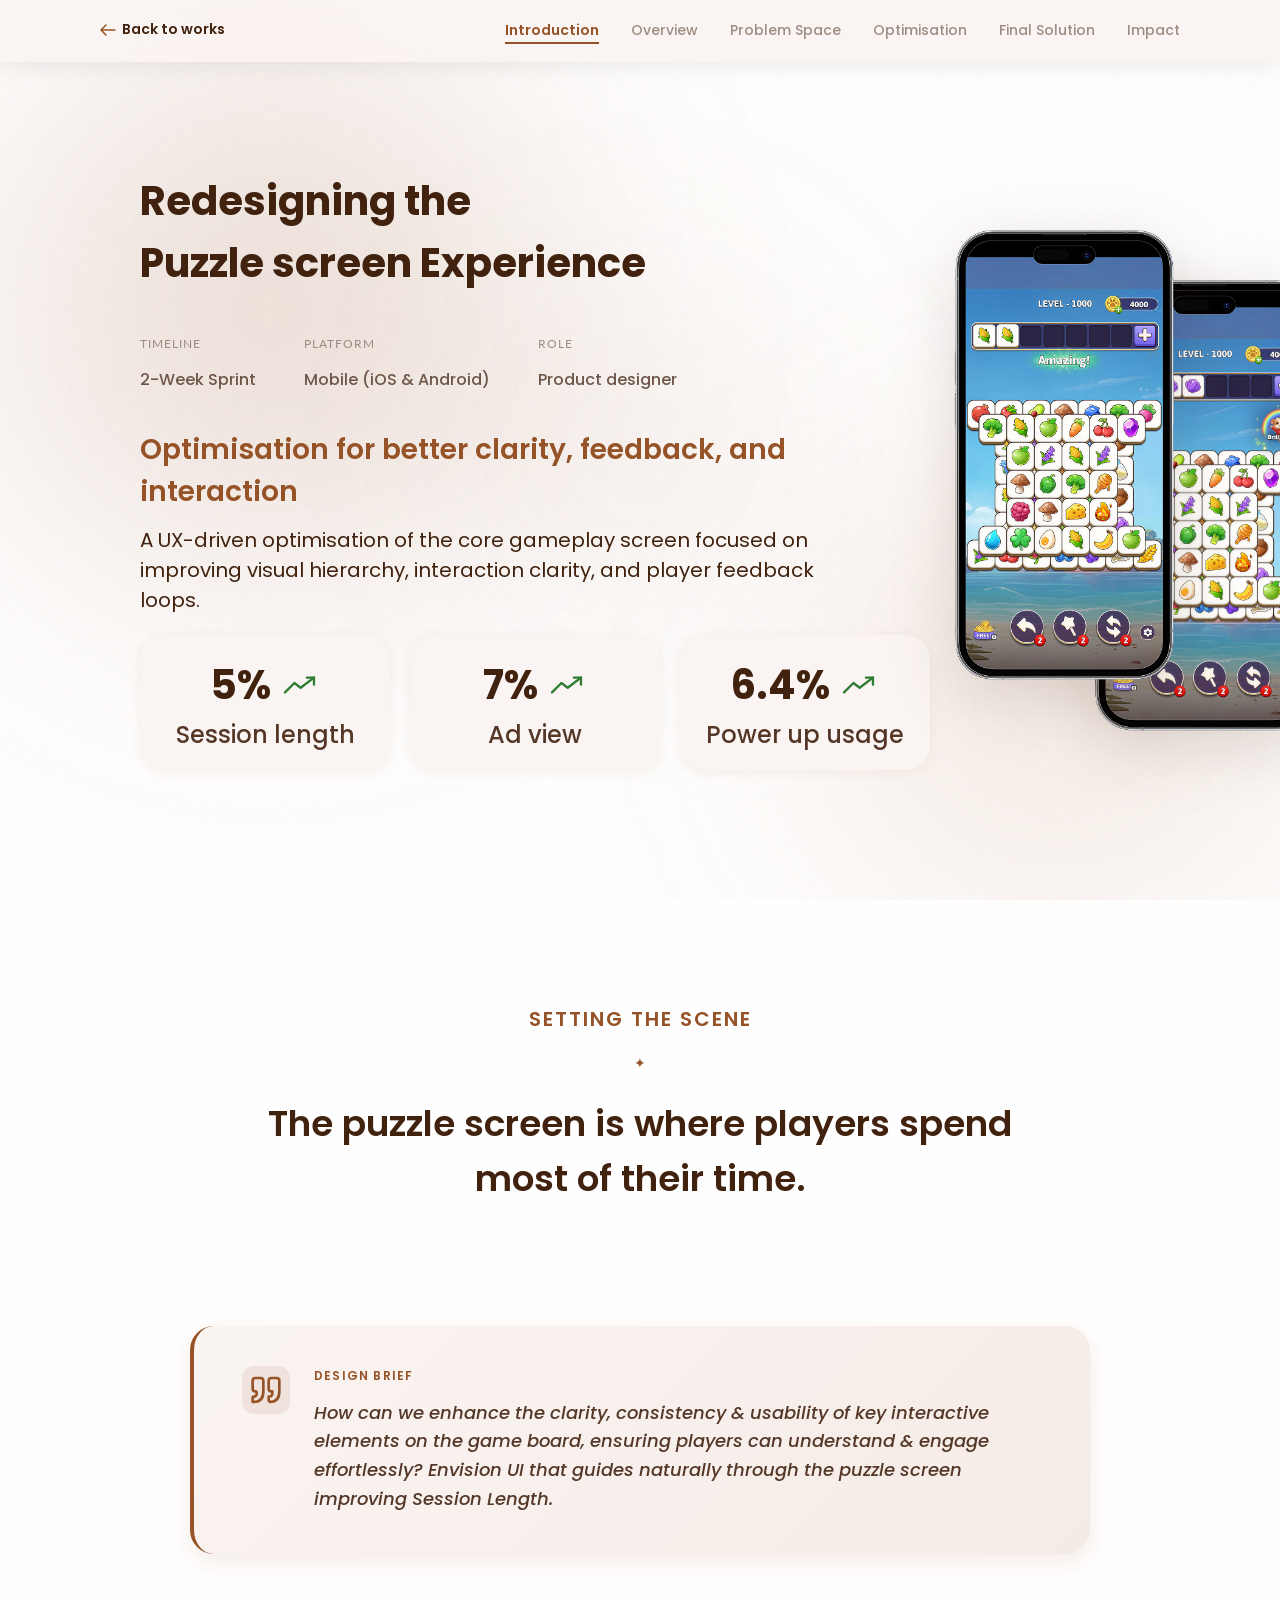
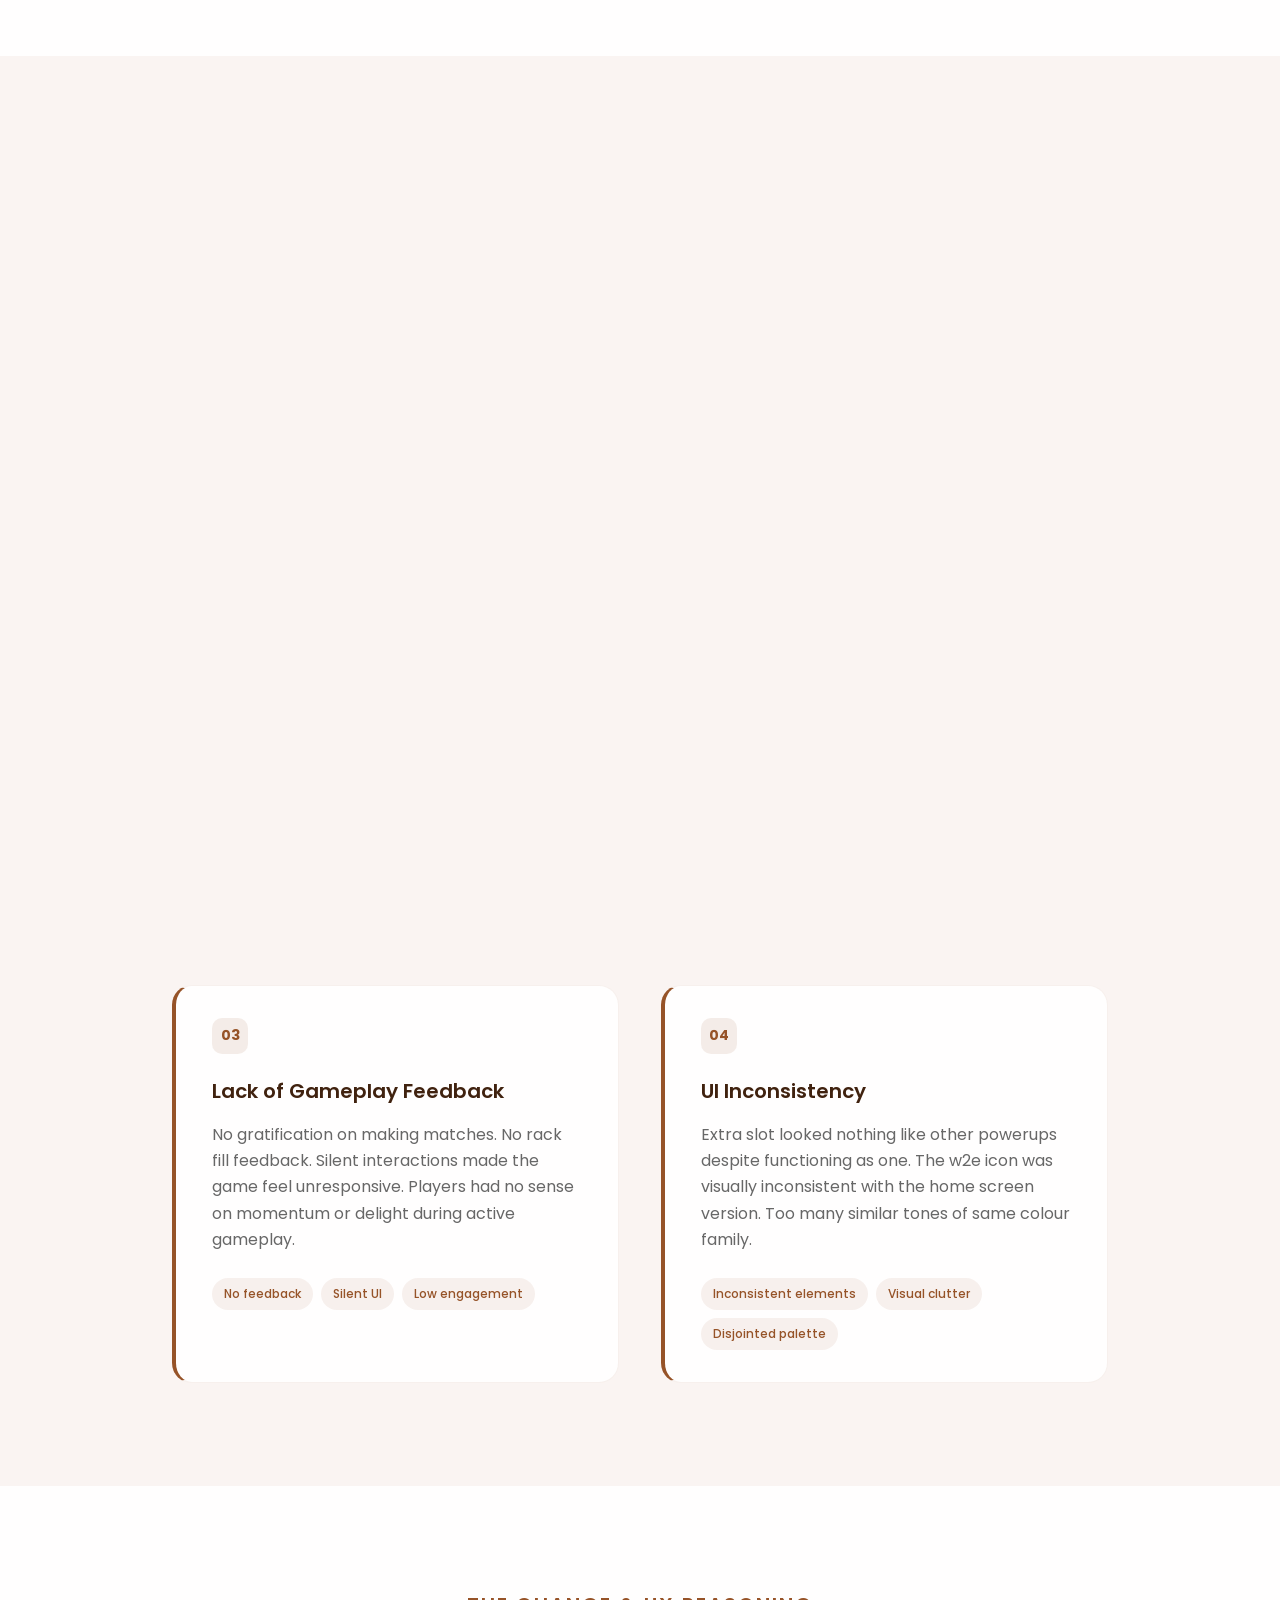
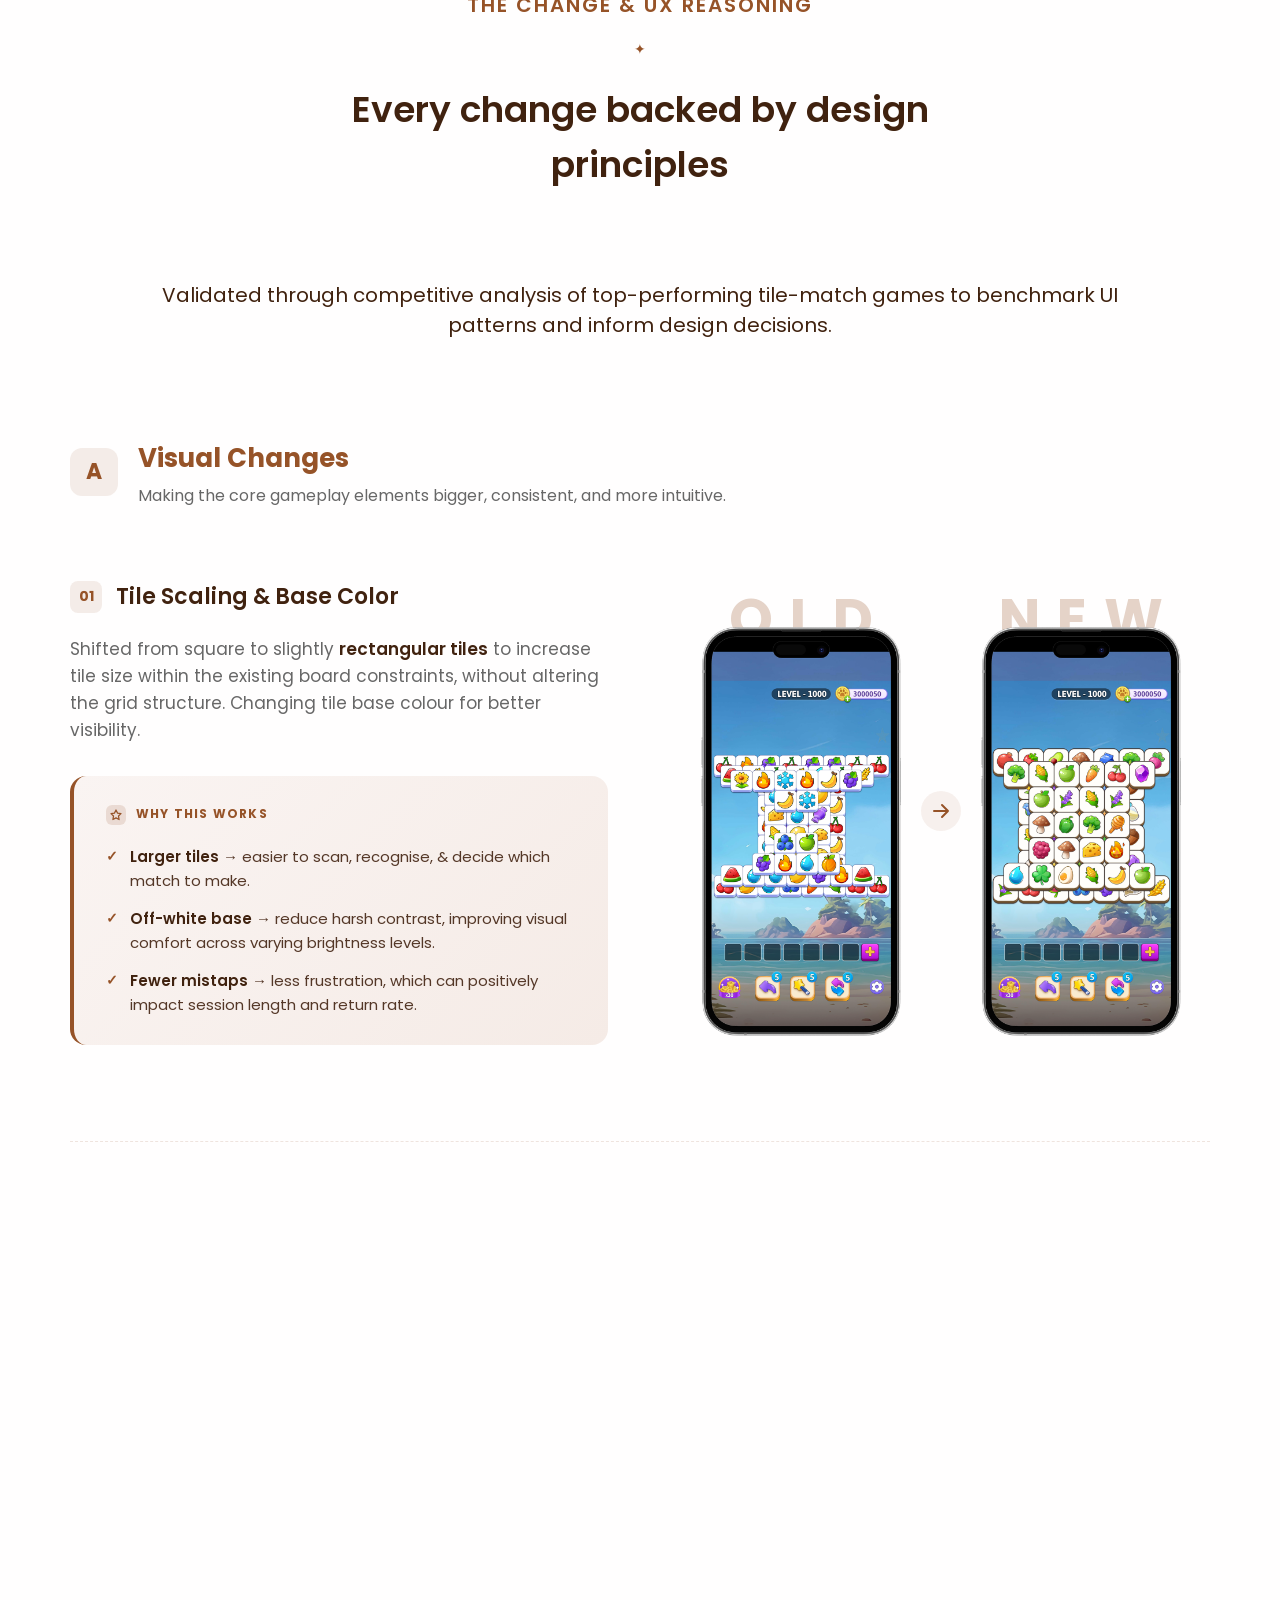
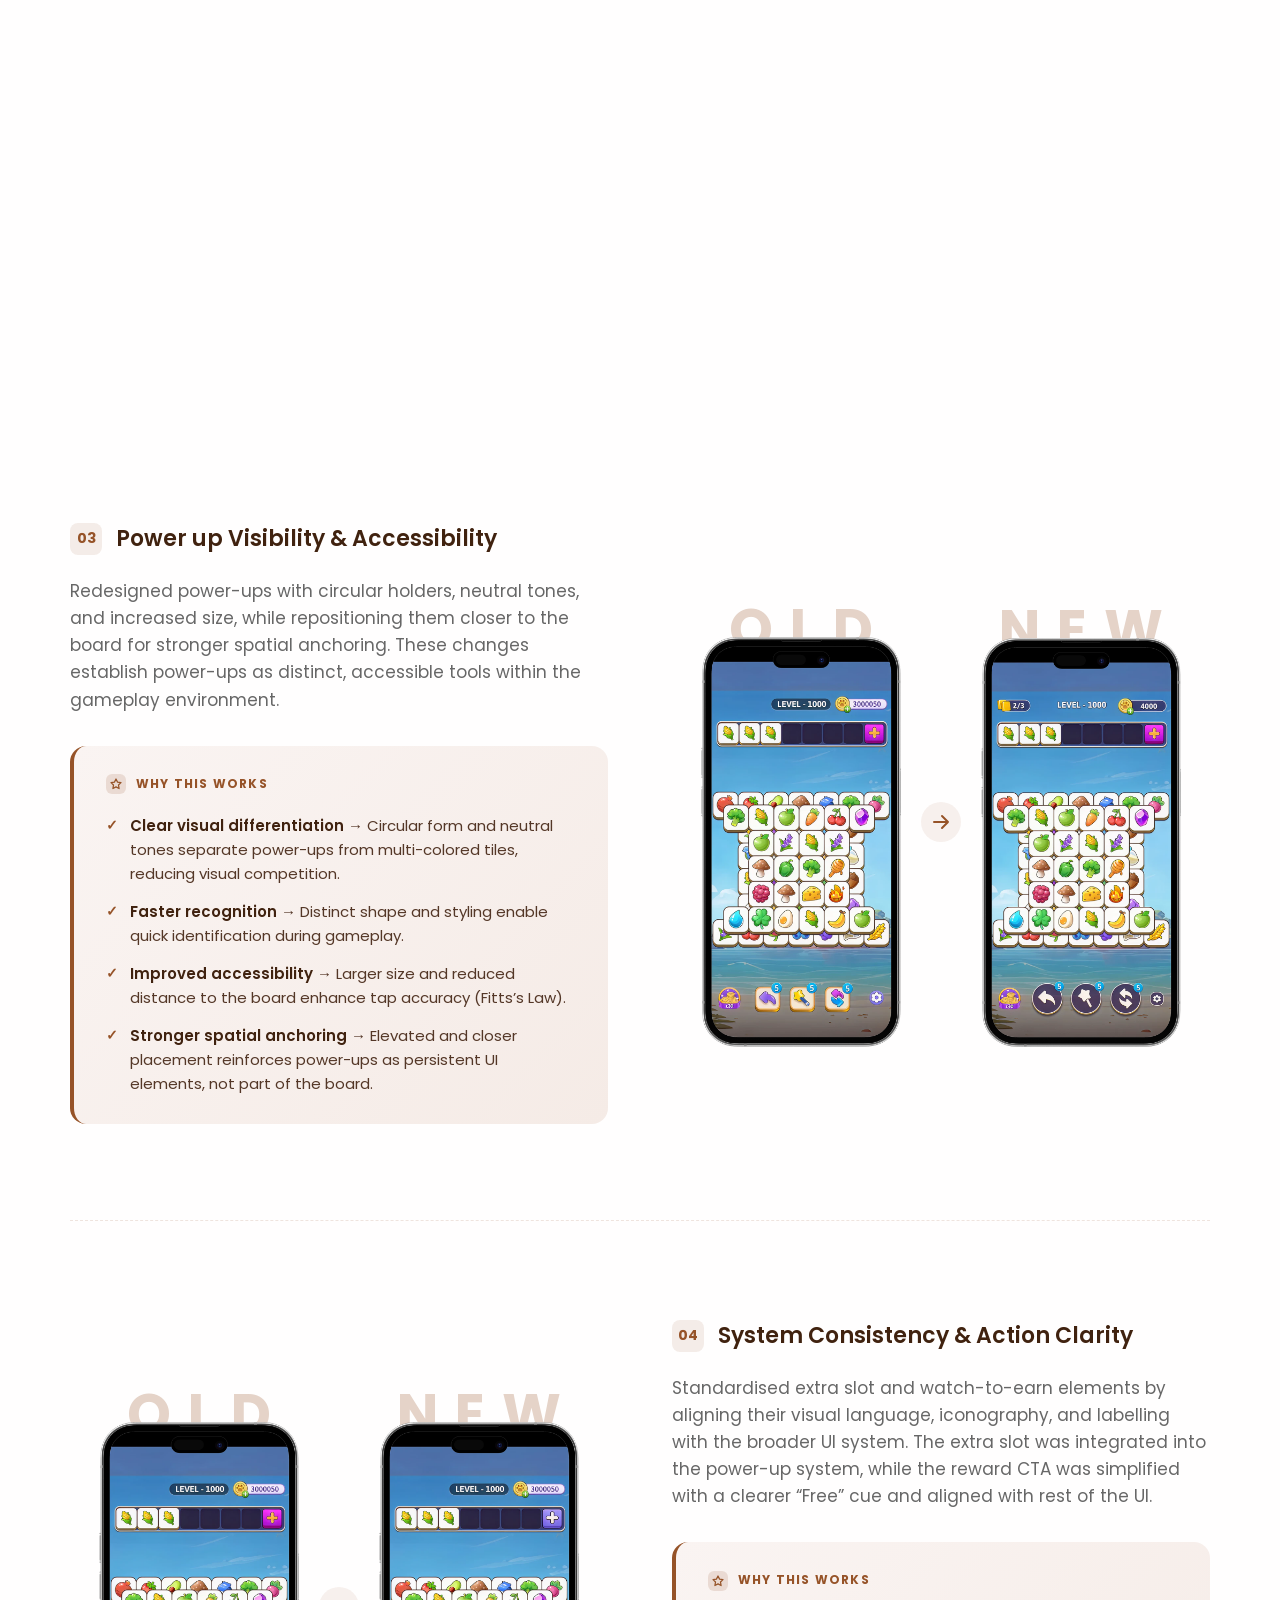
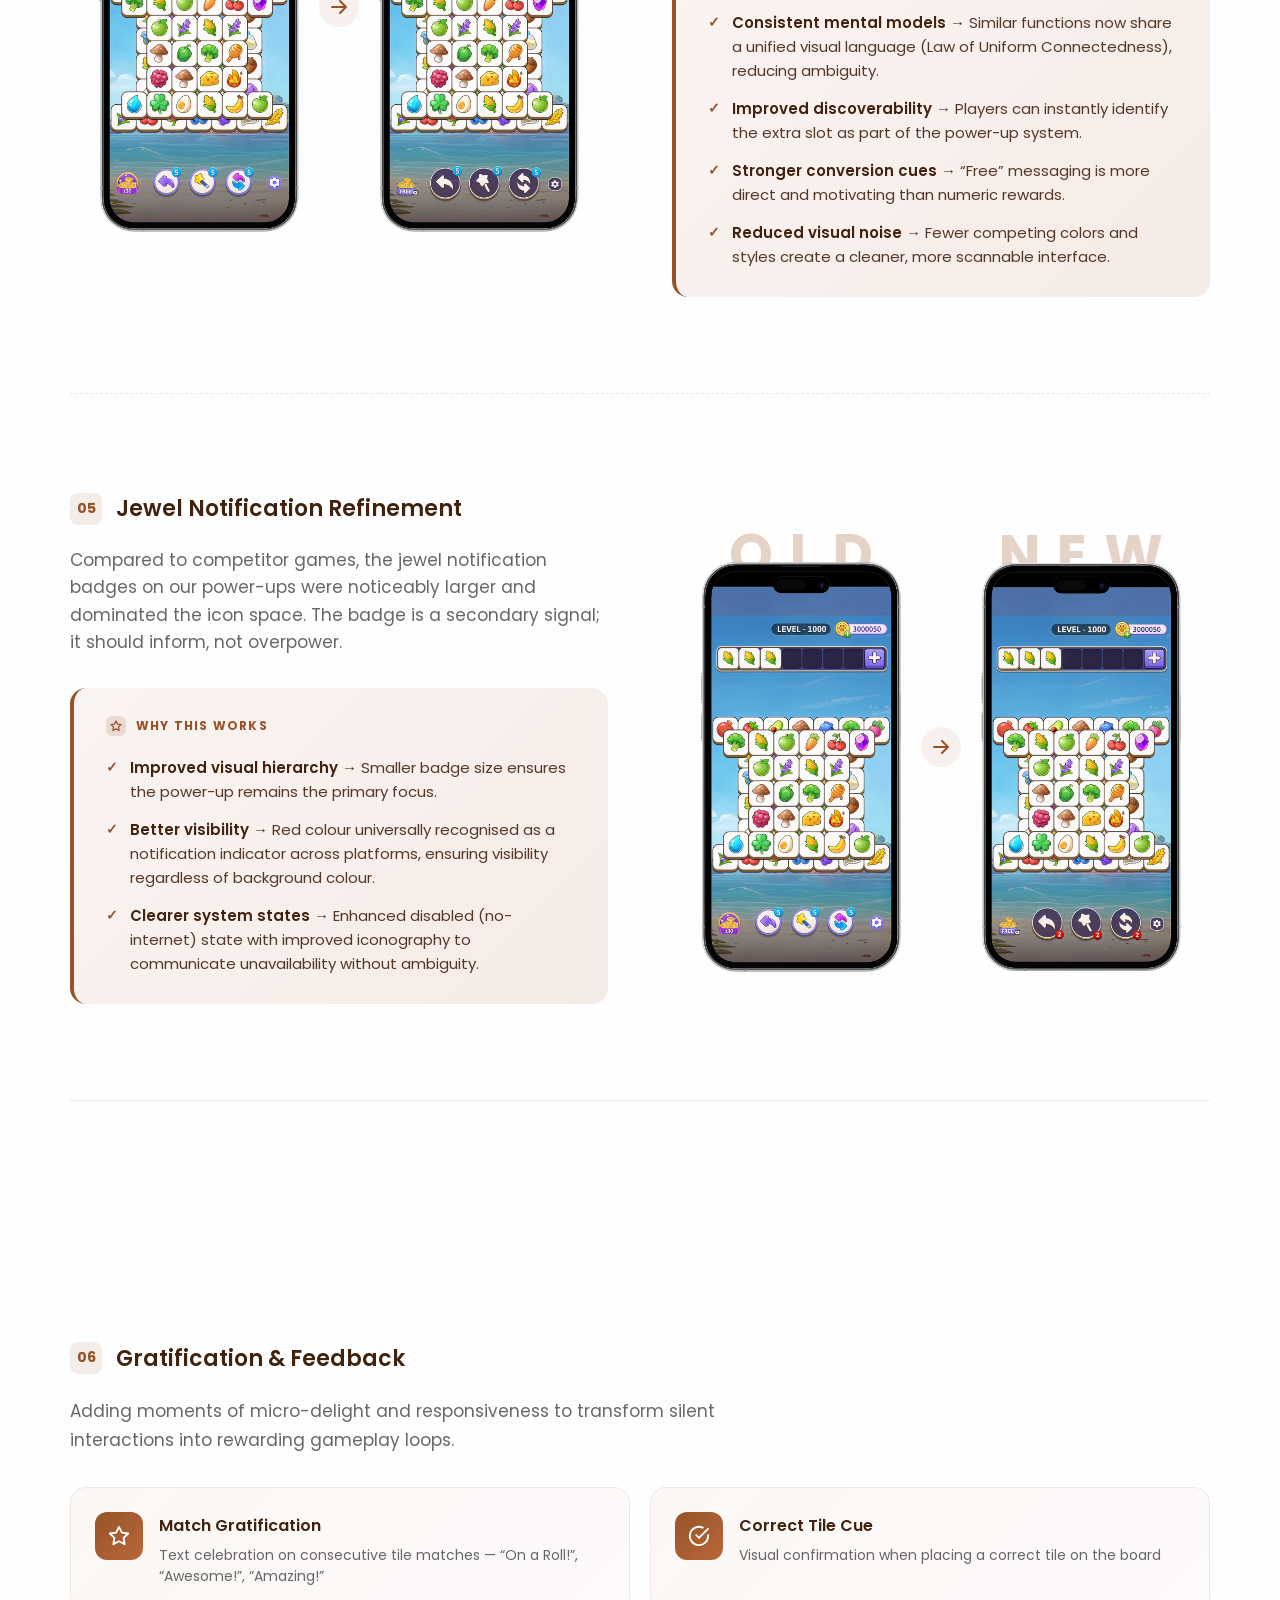
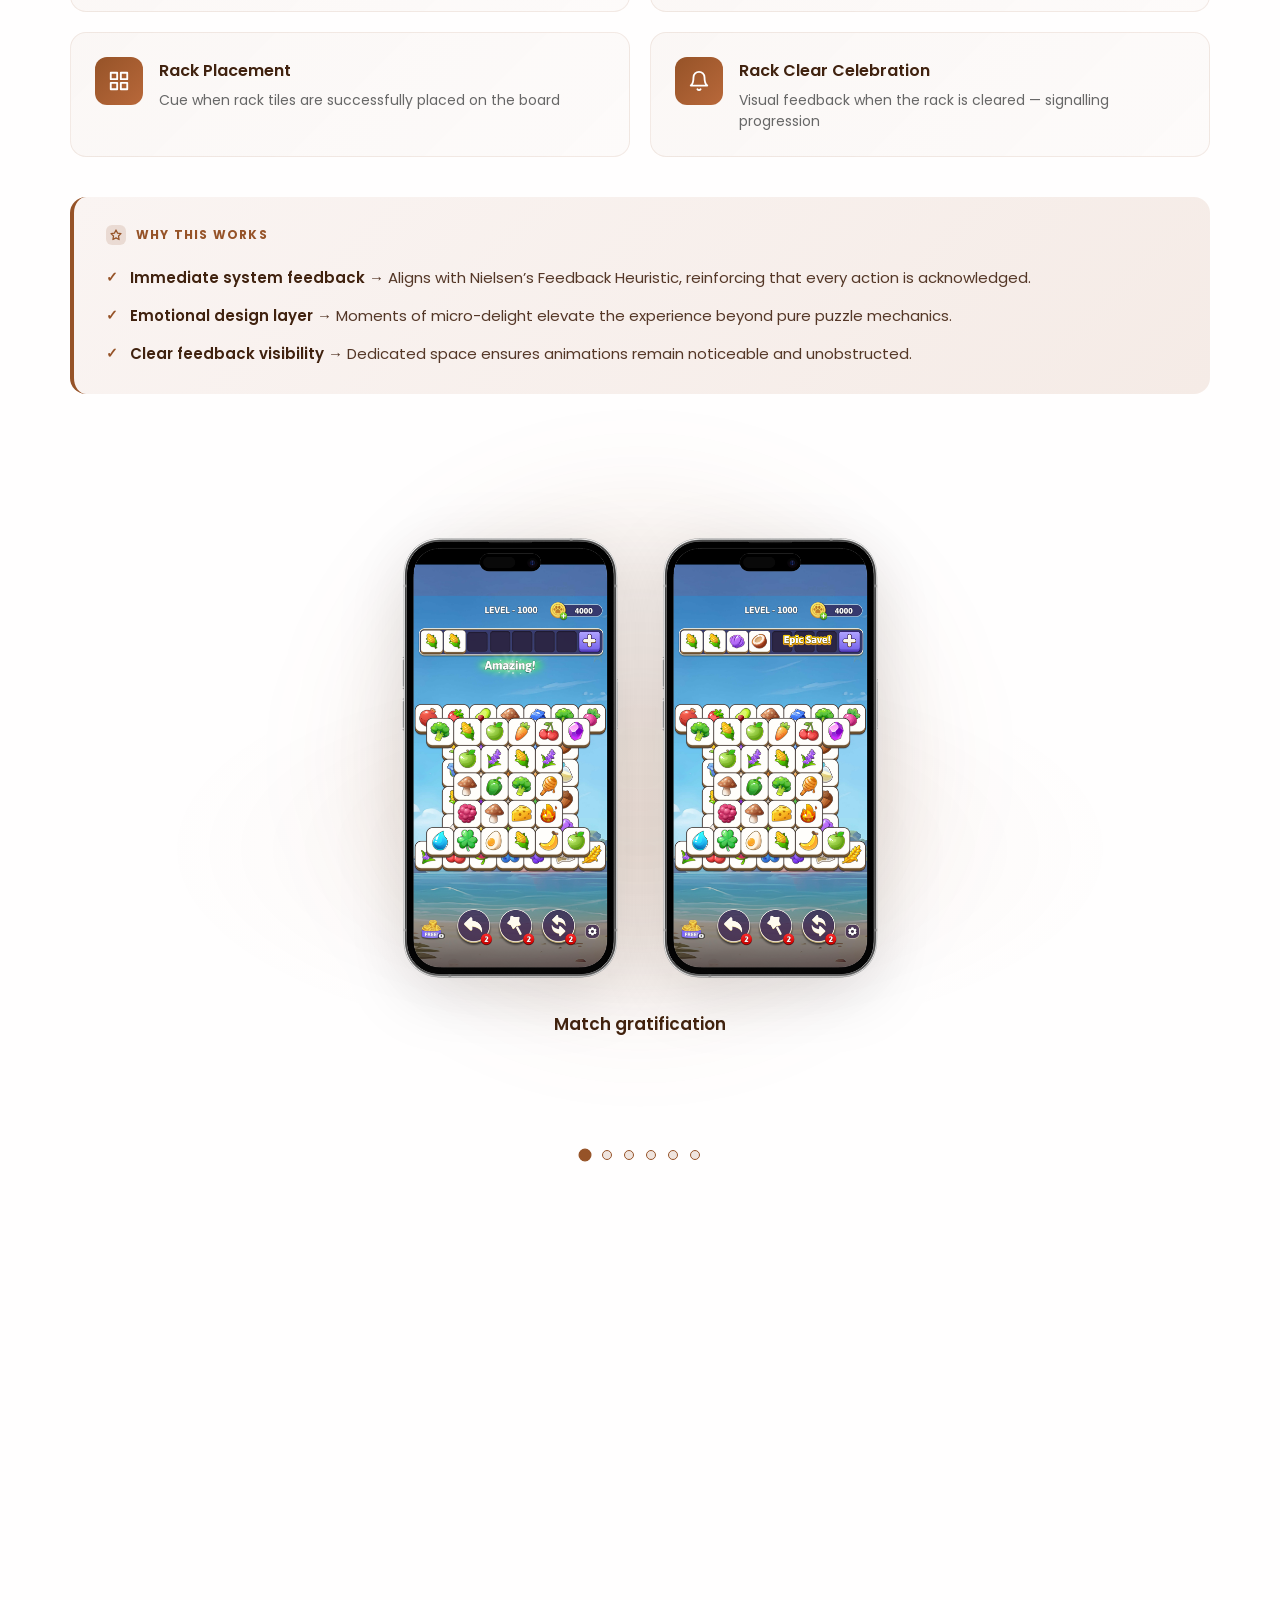
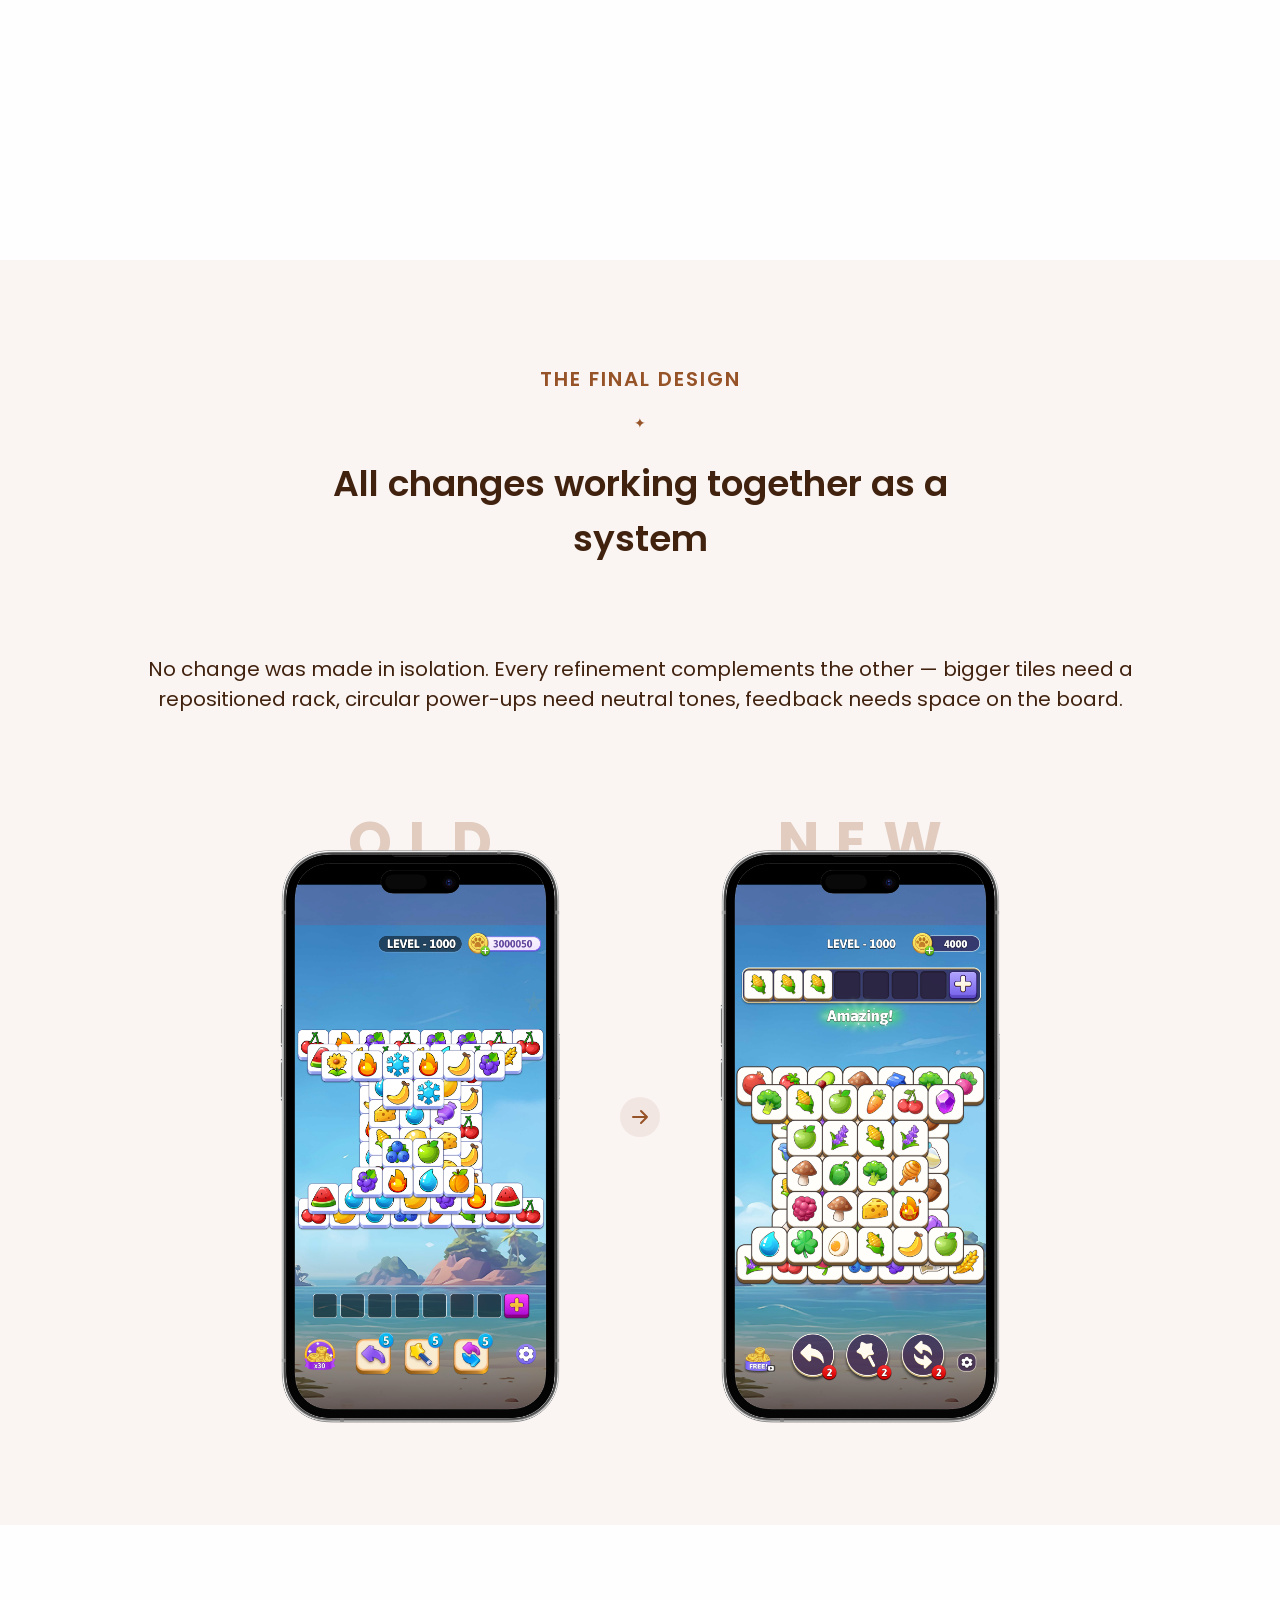
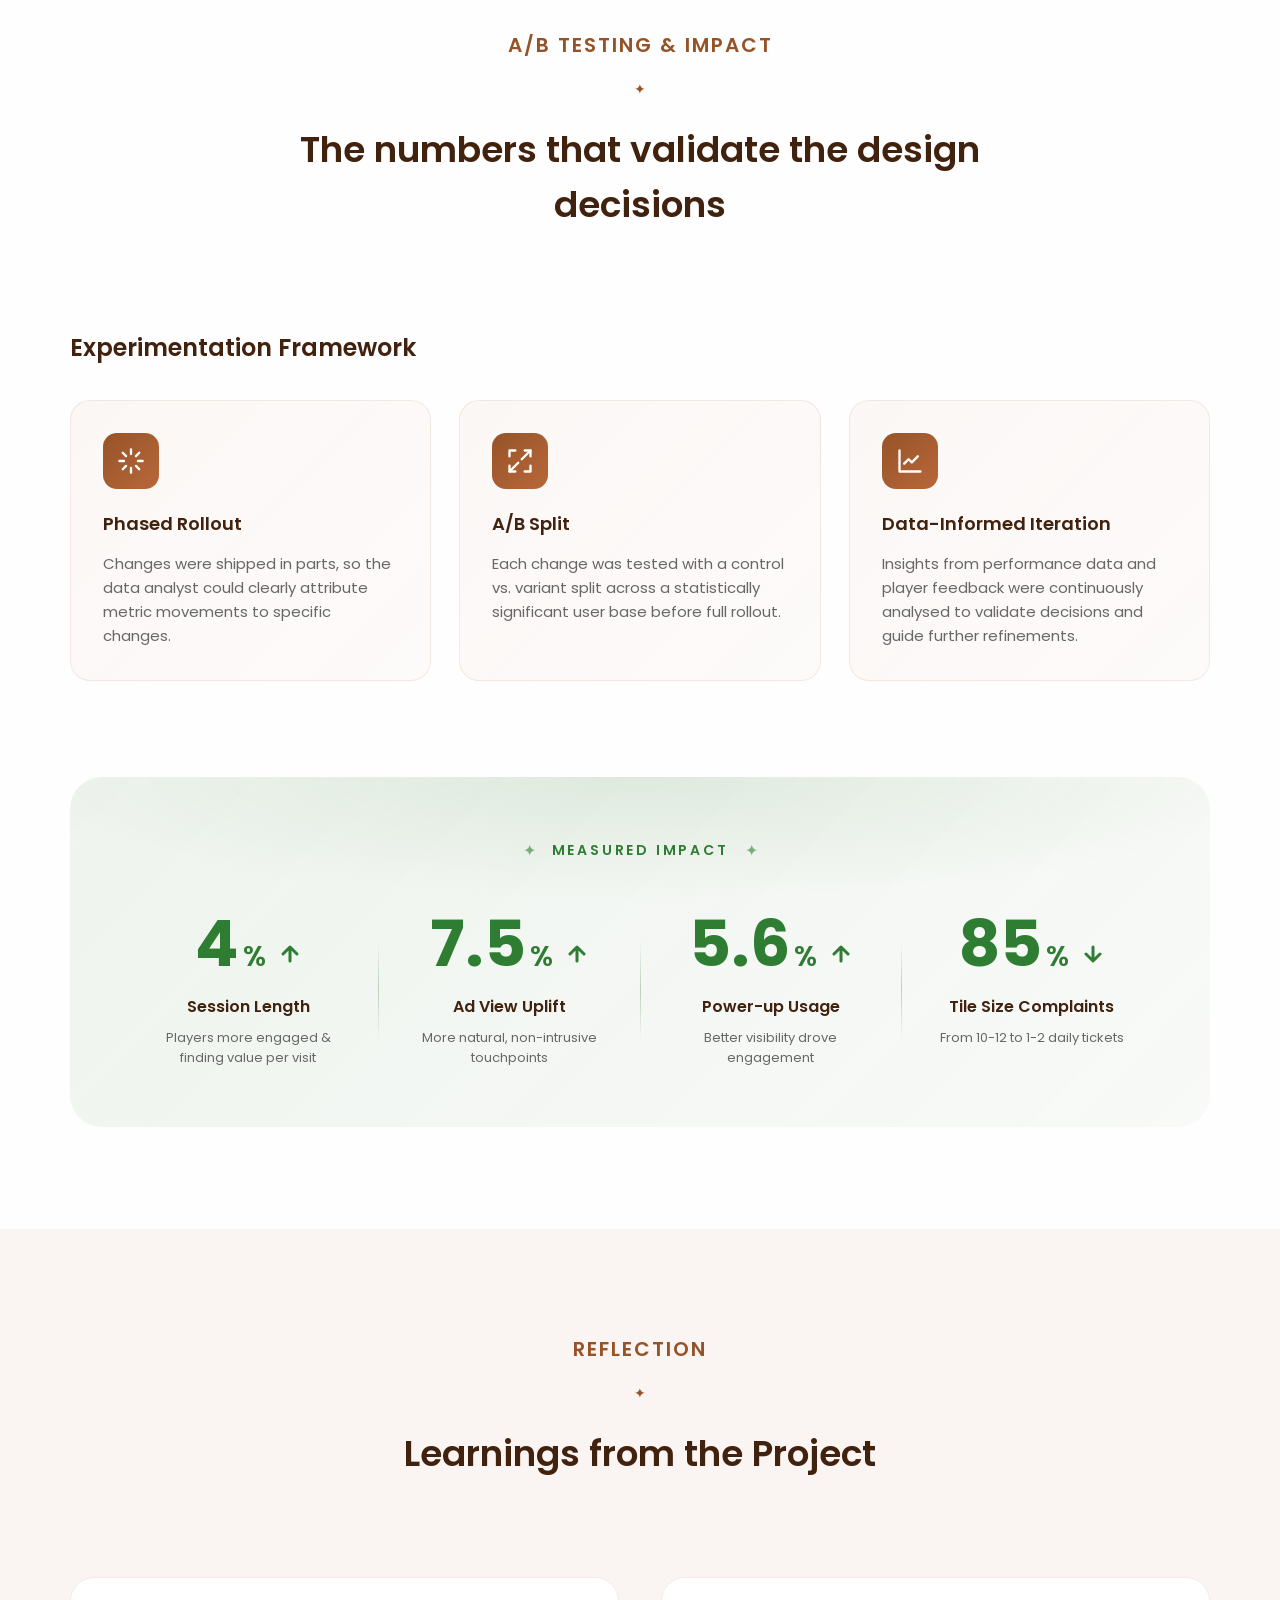
<file: case_studies/Case_study02/index.html>
<!DOCTYPE html>
<html lang="en">
<head>
  <meta charset="UTF-8">
  <meta name="viewport" content="width=device-width, initial-scale=1.0">
  <title>Puzzle Screen UX Optimization | UX Case Study</title>
  <meta name="description" content="UX Case Study: How micro-level UI refinements on the puzzle screen of a casual mobile game drove 4% session length increase and 7-8% ad views uplift.">
  <link rel="preconnect" href="https://fonts.googleapis.com">
  <link rel="preconnect" href="https://fonts.gstatic.com" crossorigin>
  <link href="https://fonts.googleapis.com/css2?family=Lato:wght@400;700&family=Poppins:wght@300;400;500;600;700&display=swap" rel="stylesheet">
  <link rel="stylesheet" href="styles.css">
</head>
<body>

  <!-- Ambient Background -->
  <div class="noise-overlay"></div>
  <div class="glow-container">
    <div class="glow-orb blob-primary"></div>
    <div class="glow-orb blob-secondary"></div>
    <div class="glow-orb blob-tertiary"></div>
  </div>

  <!-- ============================================================ -->
  <!-- NAVIGATION -->
  <!-- ============================================================ -->
  <nav class="site-nav" id="site-nav">
    <div class="site-nav__inner">
      <a href="../../index.html" class="site-nav__back">
        <svg width="16" height="12" viewBox="0 0 16 12" fill="none" xmlns="http://www.w3.org/2000/svg">
          <path d="M6 1L1 6L6 11M1 6H15" stroke="currentColor" stroke-width="1.5" stroke-linecap="round" stroke-linejoin="round"/>
        </svg>
        Back to works
      </a>
      <button class="nav-toggle" id="nav-toggle" aria-label="Toggle navigation">
        <span></span>
        <span></span>
        <span></span>
      </button>
      <ul class="site-nav__links" id="nav-links">
        <li><a href="#hero">Introduction</a></li>
        <li><a href="#context">Overview</a></li>
        <li><a href="#problems">Problem Space</a></li>
        <li><a href="#solutions">Optimisation</a></li>
        <li><a href="#final-design">Final Solution</a></li>
        <li><a href="#impact">Impact</a></li>
      </ul>
    </div>
    <!-- Scroll Progress Bar -->
    <div class="scroll-progress-track">
      <div class="scroll-progress-bar" id="scroll-progress"></div>
    </div>
  </nav>

  <!-- ============================================================ -->
  <!-- SECTION: Hero -->
  <!-- ============================================================ -->
  <section class="hero" id="hero">
    <div class="hero__inner">
      <div class="hero__content">
        <h1 class="hero__title reveal reveal--fade-up">
          Redesigning the<br>
          Puzzle screen Experience
        </h1>
        <div class="hero__meta reveal reveal--fade-up reveal--delay-1">
          <div class="hero__meta-item">
            <span class="hero__meta-label">TIMELINE</span>
            <span class="hero__meta-value">2-Week Sprint</span>
          </div>
          <div class="hero__meta-item">
            <span class="hero__meta-label">PLATFORM</span>
            <span class="hero__meta-value">Mobile (iOS &amp; Android)</span>
          </div>
          <div class="hero__meta-item">
            <span class="hero__meta-label">ROLE</span>
            <span class="hero__meta-value">Product designer</span>
          </div>
        </div>
        <h2 class="hero__subtitle-heading reveal reveal--fade-up reveal--delay-2">
          Optimisation for better clarity, feedback, and interaction
        </h2>
        <p class="hero__subtitle reveal reveal--fade-up reveal--delay-2">
          A UX-driven optimisation of the core gameplay screen focused on improving visual hierarchy, interaction clarity, and player feedback loops.
        </p>
        <div class="hero__metrics reveal reveal--fade-up reveal--delay-3">
          <div class="hero__metric-card">
            <div class="hero__metric-value">
              <span class="hero__metric-number" data-target="5">0%</span>
              <svg class="hero__metric-arrow" width="41" height="23" viewBox="0 0 41 23" fill="none">
                <path d="M2 21L14 9L22 15L39 2" stroke="#2E7D32" stroke-width="3" stroke-linecap="round" stroke-linejoin="round"/>
                <path d="M30 2H39V11" stroke="#2E7D32" stroke-width="3" stroke-linecap="round" stroke-linejoin="round"/>
              </svg>
            </div>
            <div class="hero__metric-label">Session length</div>
          </div>
          <div class="hero__metric-card">
            <div class="hero__metric-value">
              <span class="hero__metric-number" data-target="7">0%</span>
              <svg class="hero__metric-arrow" width="41" height="23" viewBox="0 0 41 23" fill="none">
                <path d="M2 21L14 9L22 15L39 2" stroke="#2E7D32" stroke-width="3" stroke-linecap="round" stroke-linejoin="round"/>
                <path d="M30 2H39V11" stroke="#2E7D32" stroke-width="3" stroke-linecap="round" stroke-linejoin="round"/>
              </svg>
            </div>
            <div class="hero__metric-label">Ad view</div>
          </div>
          <div class="hero__metric-card">
            <div class="hero__metric-value">
              <span class="hero__metric-number" data-target="6.4">0%</span>
              <svg class="hero__metric-arrow" width="41" height="23" viewBox="0 0 41 23" fill="none">
                <path d="M2 21L14 9L22 15L39 2" stroke="#2E7D32" stroke-width="3" stroke-linecap="round" stroke-linejoin="round"/>
                <path d="M30 2H39V11" stroke="#2E7D32" stroke-width="3" stroke-linecap="round" stroke-linejoin="round"/>
              </svg>
            </div>
            <div class="hero__metric-label">Power up usage</div>
          </div>
        </div>
      </div>
      <div class="hero__mock">
        <div class="hero__phones">
          <img src="images/Hero_mock1.png" alt="Gameplay screen view 1" class="hero__phone hero__phone--front">
          <img src="images/Hero_mock2.png" alt="Gameplay screen view 2" class="hero__phone hero__phone--back">
        </div>
      </div>
    </div>
  </section>

  <!-- ============================================================ -->
  <!-- SECTION: Setting the Scene -->
  <!-- ============================================================ -->
  <section class="section" id="context">
    <div class="scene-section__inner">
      <p class="cs-section-label reveal reveal--fade-up">SETTING THE SCENE</p>
      <span class="cs-section-divider reveal reveal--fade-up" aria-hidden="true">✦</span>
      <h2 class="cs-section-title reveal reveal--fade-up">The puzzle screen is where players spend most of their time.</h2>
      <div class="scene-design-brief reveal reveal--slide-left">
        <div class="scene-design-brief__icon" aria-hidden="true">
          <svg width="32" height="32" viewBox="0 0 24 24" fill="none" stroke="currentColor" stroke-width="2" stroke-linecap="round" stroke-linejoin="round">
            <path d="M3 21c3 0 7-1 7-8V5c0-1.25-.756-2.017-2-2H4c-1.25 0-2 .75-2 1.972V11c0 1.25.75 2 2 2 1 0 1 0 1 1v1c0 1-1 2-2 2s-1 .008-1 1.031V21z"/>
            <path d="M15 21c3 0 7-1 7-8V5c0-1.25-.757-2.017-2-2h-4c-1.25 0-2 .75-2 1.972V11c0 1.25.75 2 2 2h.75c0 2.25.25 4-2.75 4v3z"/>
          </svg>
        </div>
        <div class="scene-design-brief__content">
          <p class="scene-design-brief__label">DESIGN BRIEF</p>
          <p class="scene-design-brief__quote">How can we enhance the clarity, consistency &amp; usability of key interactive elements on the game board, ensuring players can understand &amp; engage effortlessly? Envision UI that guides naturally through the puzzle screen improving Session Length.</p>
        </div>
      </div>
    </div>
  </section>

  <!-- ============================================================ -->
  <!-- SECTION: Problem Space -->
  <!-- ============================================================ -->
  <section class="section section--alt" id="problems">
    <div class="ps-section__inner">
      <div class="ps-section__header reveal reveal--fade-up">
        <p class="cs-section-label reveal reveal--fade-up">PROBLEM SPACE</p>
        <span class="cs-section-divider reveal reveal--fade-up" aria-hidden="true">✦</span>
        <h2 class="cs-section-title">Every friction point on the puzzle screen multiplies</h2>
        <p class="cs-section-subtitle">In order to know the existing friction points on the screen &amp; area of opportunities which can help to enhance the gameplay experience, the puzzle needed a systematic UX audit.</p>
      </div>

      <div class="ps-problem-grid">
        <div class="problem-card reveal reveal--fade-up">
          <div class="problem-card__number">01</div>
          <h3 class="problem-card__title">Readability &amp; Tap Accuracy</h3>
          <p class="problem-card__text">Tiles were small, causing mistaps &mdash; especially for older players. The rack was undersized, making the &ldquo;snap into place&rdquo; feel weak. Multiple daily support tickets requesting bigger tiles.</p>
          <div class="problem-card__tags">
            <span class="tag">Small tiles</span>
            <span class="tag">Mistaps</span>
            <span class="tag">Accessibility</span>
          </div>
        </div>

        <div class="problem-card reveal reveal--fade-up reveal--delay-1">
          <div class="problem-card__number">02</div>
          <h3 class="problem-card__title">Visual Hierarchy Breakdown</h3>
          <p class="problem-card__text">Power-ups blended with the tiles (both square). The rack lacked distinction from the board. Jewel notifs were oversized, dominating the icon space.</p>
          <div class="problem-card__tags">
            <span class="tag">No differentiation</span>
            <span class="tag">Unclear hierarchy</span>
            <span class="tag">Visual noise</span>
          </div>
        </div>

        <div class="problem-card reveal reveal--fade-up reveal--delay-2">
          <div class="problem-card__number">03</div>
          <h3 class="problem-card__title">Lack of Gameplay Feedback</h3>
          <p class="problem-card__text">No gratification on making matches. No rack fill feedback. Silent interactions made the game feel unresponsive. Players had no sense on momentum or delight during active gameplay.</p>
          <div class="problem-card__tags">
            <span class="tag">No feedback</span>
            <span class="tag">Silent UI</span>
            <span class="tag">Low engagement</span>
          </div>
        </div>

        <div class="problem-card reveal reveal--fade-up reveal--delay-3">
          <div class="problem-card__number">04</div>
          <h3 class="problem-card__title">UI Inconsistency</h3>
          <p class="problem-card__text">Extra slot looked nothing like other powerups despite functioning as one. The w2e icon was visually inconsistent with the home screen version. Too many similar tones of same colour family.</p>
          <div class="problem-card__tags">
            <span class="tag">Inconsistent elements</span>
            <span class="tag">Visual clutter</span>
            <span class="tag">Disjointed palette</span>
          </div>
        </div>
      </div>
    </div>
  </section>


  <!-- ============================================================ -->
  <!-- SECTION: Solutions Deep Dive -->
  <!-- ============================================================ -->
  <section class="section section--alt" id="solutions">
    <div class="section__inner">
      <div class="section__header reveal reveal--fade-up">
        <p class="cs-section-label reveal reveal--fade-up">THE CHANGE &amp; UX REASONING</p>
        <span class="cs-section-divider reveal reveal--fade-up" aria-hidden="true">✦</span>
        <h2 class="section__title">Every change backed by design principles</h2>
        <p class="section__subtitle">Validated through competitive analysis of top-performing tile-match games to benchmark UI patterns and inform design decisions.</p>
      </div>

      <!-- ===== Solution A: Visual Changes ===== -->
      <div class="solution-block" id="solution-tiles">
        <div class="solution-block__header reveal reveal--fade-up">
          <span class="solution-block__number">A</span>
          <div>
            <h3 class="solution-block__title">Visual Changes</h3>
            <p class="solution-block__desc">Making the core gameplay elements bigger, consistent, and more intuitive.</p>
          </div>
        </div>

        <!-- Change 1: Tile Scaling & Base Color -->
        <div class="change-item reveal reveal--fade-up">
          <div class="change-item__content">
            <h4 class="change-item__title">
              <span class="change-item__number">01</span>
              Tile Scaling &amp; Base Color
            </h4>
            <p class="change-item__text">Shifted from square to slightly <strong>rectangular tiles</strong> to increase tile size within the existing board constraints, without altering the grid structure. Changing tile base colour for better visibility.</p>
            <div class="change-item__reasoning">
              <span class="reasoning-label">WHY THIS WORKS</span>
              <ul class="reasoning-list">
                <li><strong>Larger tiles</strong> &rarr; easier to scan, recognise, &amp; decide which match to make.</li>
                <li><strong>Off-white base</strong> &rarr; reduce harsh contrast, improving visual comfort across varying brightness levels.</li>
                <li><strong>Fewer mistaps</strong> &rarr; less frustration, which can positively impact session length and return rate.</li>
              </ul>
            </div>
          </div>
          <div class="change-item__visual">
            <div class="change-item__comparison">
              <div class="change-item__mock change-item__mock--old">
                <span class="change-item__label">OLD</span>
                <img src="images/Sec1_old.mock.png" alt="Before: Square tiles" loading="lazy">
              </div>
              <span class="change-item__arrow" aria-hidden="true">
                <svg width="24" height="24" viewBox="0 0 24 24" fill="none" stroke="currentColor" stroke-width="2" stroke-linecap="round" stroke-linejoin="round"><path d="M5 12h14m0 0l-6-6m6 6l-6 6"/></svg>
              </span>
              <div class="change-item__mock change-item__mock--new">
                <span class="change-item__label">NEW</span>
                <img src="images/Sec1_new.mock.png" alt="After: Rectangular tiles with new base colour" loading="lazy">
              </div>
            </div>
          </div>
        </div>

        <!-- Change 2: Rack System Optimisation -->
        <div class="change-item change-item--reverse reveal reveal--fade-up">
          <div class="change-item__content">
            <h4 class="change-item__title">
              <span class="change-item__number">02</span>
              Rack System Optimisation
            </h4>
            <p class="change-item__text">Refined the rack by increasing its size, repositioning it above the board, and introducing a holder with a subtle background tint. Together, these changes improve visibility, reinforce spatial hierarchy, and mimics the tactile behaviour of physical tile games.</p>
            <div class="change-item__reasoning">
              <span class="reasoning-label">WHY THIS WORKS</span>
              <ul class="reasoning-list">
                <li><strong>Stronger interaction feedback</strong> &rarr; Larger rack and holder enhance the &ldquo;snap&rdquo; effect, simulating real-world tile placement.</li>
                <li><strong>Clear visual hierarchy</strong> &rarr; Top-down structure (Rack &rarr; Board &rarr; Controls) aligns with natural scanning patterns and decision flow.</li>
                <li><strong>Improved state visibility</strong> &rarr; Background tint and defined slots make availability instantly recognizable.</li>
                <li><strong>Better object distinction</strong> &rarr; Holder creates separation between rack tiles and board tiles, reducing visual ambiguity.</li>
                <li><strong>Scales with complexity</strong> &rarr; Maintains clarity even in dense or vertically extended levels.</li>
              </ul>
            </div>
          </div>
          <div class="change-item__visual">
            <div class="change-item__comparison">
              <div class="change-item__mock change-item__mock--old">
                <span class="change-item__label">OLD</span>
                <img src="images/Sec2_old.mock.png" alt="Before: Rack below board without holder" loading="lazy">
              </div>
              <span class="change-item__arrow" aria-hidden="true">
                <svg width="24" height="24" viewBox="0 0 24 24" fill="none" stroke="currentColor" stroke-width="2" stroke-linecap="round" stroke-linejoin="round"><path d="M5 12h14m0 0l-6-6m6 6l-6 6"/></svg>
              </span>
              <div class="change-item__mock change-item__mock--new">
                <span class="change-item__label">NEW</span>
                <img src="images/Sec2_new.mock.png" alt="After: Rack system optimised with holder and tint" loading="lazy">
              </div>
            </div>
          </div>
        </div>

        <!-- Change 3: Power up Visibility & Accessibility -->
        <div class="change-item reveal reveal--fade-up">
          <div class="change-item__content">
            <h4 class="change-item__title">
              <span class="change-item__number">03</span>
              Power up Visibility &amp; Accessibility
            </h4>
            <p class="change-item__text">Redesigned power-ups with circular holders, neutral tones, and increased size, while repositioning them closer to the board for stronger spatial anchoring. These changes establish power-ups as distinct, accessible tools within the gameplay environment.</p>
            <div class="change-item__reasoning">
              <span class="reasoning-label">WHY THIS WORKS</span>
              <ul class="reasoning-list">
                <li><strong>Clear visual differentiation</strong> &rarr; Circular form and neutral tones separate power-ups from multi-colored tiles, reducing visual competition.</li>
                <li><strong>Faster recognition</strong> &rarr; Distinct shape and styling enable quick identification during gameplay.</li>
                <li><strong>Improved accessibility</strong> &rarr; Larger size and reduced distance to the board enhance tap accuracy (Fitts&rsquo;s Law).</li>
                <li><strong>Stronger spatial anchoring</strong> &rarr; Elevated and closer placement reinforces power-ups as persistent UI elements, not part of the board.</li>
              </ul>
            </div>
          </div>
          <div class="change-item__visual">
            <div class="change-item__comparison">
              <div class="change-item__mock change-item__mock--old">
                <span class="change-item__label">OLD</span>
                <img src="images/Sec3_old.mock.png" alt="Before: Square power-up holders" loading="lazy">
              </div>
              <span class="change-item__arrow" aria-hidden="true">
                <svg width="24" height="24" viewBox="0 0 24 24" fill="none" stroke="currentColor" stroke-width="2" stroke-linecap="round" stroke-linejoin="round"><path d="M5 12h14m0 0l-6-6m6 6l-6 6"/></svg>
              </span>
              <div class="change-item__mock change-item__mock--new">
                <span class="change-item__label">NEW</span>
                <img src="images/Sec3_new.mock.png" alt="After: Circular power-ups with neutral tones" loading="lazy">
              </div>
            </div>
          </div>
        </div>

        <!-- Change 4: System Consistency & Action Clarity -->
        <div class="change-item change-item--reverse reveal reveal--fade-up">
          <div class="change-item__content">
            <h4 class="change-item__title">
              <span class="change-item__number">04</span>
              System Consistency &amp; Action Clarity
            </h4>
            <p class="change-item__text">Standardised extra slot and watch-to-earn elements by aligning their visual language, iconography, and labelling with the broader UI system. The extra slot was integrated into the power-up system, while the reward CTA was simplified with a clearer &ldquo;Free&rdquo; cue and aligned with rest of the UI.</p>
            <div class="change-item__reasoning">
              <span class="reasoning-label">WHY THIS WORKS</span>
              <ul class="reasoning-list">
                <li><strong>Consistent mental models</strong> &rarr; Similar functions now share a unified visual language (Law of Uniform Connectedness), reducing ambiguity.</li>
                <li><strong>Improved discoverability</strong> &rarr; Players can instantly identify the extra slot as part of the power-up system.</li>
                <li><strong>Stronger conversion cues</strong> &rarr; &ldquo;Free&rdquo; messaging is more direct and motivating than numeric rewards.</li>
                <li><strong>Reduced visual noise</strong> &rarr; Fewer competing colors and styles create a cleaner, more scannable interface.</li>
              </ul>
            </div>
          </div>
          <div class="change-item__visual">
            <div class="change-item__comparison">
              <div class="change-item__mock change-item__mock--old">
                <span class="change-item__label">OLD</span>
                <img src="images/Sec4_old.mock.png" alt="Before: Inconsistent extra slot and W2E icon" loading="lazy">
              </div>
              <span class="change-item__arrow" aria-hidden="true">
                <svg width="24" height="24" viewBox="0 0 24 24" fill="none" stroke="currentColor" stroke-width="2" stroke-linecap="round" stroke-linejoin="round"><path d="M5 12h14m0 0l-6-6m6 6l-6 6"/></svg>
              </span>
              <div class="change-item__mock change-item__mock--new">
                <span class="change-item__label">NEW</span>
                <img src="images/Sec4_new.mock.png" alt="After: Unified visual language across power-up system" loading="lazy">
              </div>
            </div>
          </div>
        </div>

        <!-- Change 5: Jewel Notification Refinement -->
        <div class="change-item reveal reveal--fade-up">
          <div class="change-item__content">
            <h4 class="change-item__title">
              <span class="change-item__number">05</span>
              Jewel Notification Refinement
            </h4>
            <p class="change-item__text">Compared to competitor games, the jewel notification badges on our power-ups were noticeably larger and dominated the icon space. The badge is a secondary signal; it should inform, not overpower.</p>
            <div class="change-item__reasoning">
              <span class="reasoning-label">WHY THIS WORKS</span>
              <ul class="reasoning-list">
                <li><strong>Improved visual hierarchy</strong> &rarr; Smaller badge size ensures the power-up remains the primary focus.</li>
                <li><strong>Better visibility</strong> &rarr; Red colour universally recognised as a notification indicator across platforms, ensuring visibility regardless of background colour.</li>
                <li><strong>Clearer system states</strong> &rarr; Enhanced disabled (no-internet) state with improved iconography to communicate unavailability without ambiguity.</li>
              </ul>
            </div>
          </div>
          <div class="change-item__visual">
            <div class="change-item__comparison">
              <div class="change-item__mock change-item__mock--old">
                <span class="change-item__label">OLD</span>
                <img src="images/Sec5_old.mock.png" alt="Before: Oversized jewel notification badges" loading="lazy">
              </div>
              <span class="change-item__arrow" aria-hidden="true">
                <svg width="24" height="24" viewBox="0 0 24 24" fill="none" stroke="currentColor" stroke-width="2" stroke-linecap="round" stroke-linejoin="round"><path d="M5 12h14m0 0l-6-6m6 6l-6 6"/></svg>
              </span>
              <div class="change-item__mock change-item__mock--new">
                <span class="change-item__label">NEW</span>
                <img src="images/Sec5_new.mock.png" alt="After: Refined smaller notification badges" loading="lazy">
              </div>
            </div>
          </div>
        </div>
      </div>

      <!-- ===== Solution B: Gameplay Feedback ===== -->
      <div class="solution-block" id="solution-feedback">
        <div class="solution-block__header reveal reveal--fade-up">
          <span class="solution-block__number">B</span>
          <div>
            <h3 class="solution-block__title">Gameplay Feedback</h3>
            <p class="solution-block__desc">Turning a silent game board into a responsive, rewarding experience.</p>
          </div>
        </div>

        <div class="change6-content reveal reveal--fade-up">
          <h4 class="change-item__title">
            <span class="change-item__number">06</span>
            Gratification &amp; Feedback
          </h4>
          <p class="change6-intro">Adding moments of micro-delight and responsiveness to transform silent interactions into rewarding gameplay loops.</p>
          
          <div class="change6-features">
            <div class="change6-feature">
              <div class="change6-feature__icon">
                <svg width="24" height="24" viewBox="0 0 24 24" fill="none" stroke="currentColor" stroke-width="2" stroke-linecap="round" stroke-linejoin="round"><path d="M12 2l3.09 6.26L22 9.27l-5 4.87 1.18 6.88L12 17.77l-6.18 3.25L7 14.14 2 9.27l6.91-1.01L12 2z"/></svg>
              </div>
              <div class="change6-feature__content">
                <h5 class="change6-feature__title">Match Gratification</h5>
                <p class="change6-feature__text">Text celebration on consecutive tile matches &mdash; &ldquo;On a Roll!&rdquo;, &ldquo;Awesome!&rdquo;, &ldquo;Amazing!&rdquo;</p>
              </div>
            </div>
            <div class="change6-feature">
              <div class="change6-feature__icon">
                <svg width="24" height="24" viewBox="0 0 24 24" fill="none" stroke="currentColor" stroke-width="2" stroke-linecap="round" stroke-linejoin="round"><path d="M22 11.08V12a10 10 0 1 1-5.93-9.14"/><polyline points="22 4 12 14.01 9 11.01"/></svg>
              </div>
              <div class="change6-feature__content">
                <h5 class="change6-feature__title">Correct Tile Cue</h5>
                <p class="change6-feature__text">Visual confirmation when placing a correct tile on the board</p>
              </div>
            </div>
            <div class="change6-feature">
              <div class="change6-feature__icon">
                <svg width="24" height="24" viewBox="0 0 24 24" fill="none" stroke="currentColor" stroke-width="2" stroke-linecap="round" stroke-linejoin="round"><rect x="3" y="3" width="7" height="7"/><rect x="14" y="3" width="7" height="7"/><rect x="14" y="14" width="7" height="7"/><rect x="3" y="14" width="7" height="7"/></svg>
              </div>
              <div class="change6-feature__content">
                <h5 class="change6-feature__title">Rack Placement</h5>
                <p class="change6-feature__text">Cue when rack tiles are successfully placed on the board</p>
              </div>
            </div>
            <div class="change6-feature">
              <div class="change6-feature__icon">
                <svg width="24" height="24" viewBox="0 0 24 24" fill="none" stroke="currentColor" stroke-width="2" stroke-linecap="round" stroke-linejoin="round"><path d="M18 8A6 6 0 0 0 6 8c0 7-3 9-3 9h18s-3-2-3-9"/><path d="M13.73 21a2 2 0 0 1-3.46 0"/></svg>
              </div>
              <div class="change6-feature__content">
                <h5 class="change6-feature__title">Rack Clear Celebration</h5>
                <p class="change6-feature__text">Visual feedback when the rack is cleared &mdash; signalling progression</p>
              </div>
            </div>
          </div>

          <div class="change-item__reasoning">
            <span class="reasoning-label">WHY THIS WORKS</span>
            <ul class="reasoning-list">
              <li><strong>Immediate system feedback</strong> &rarr; Aligns with Nielsen&rsquo;s Feedback Heuristic, reinforcing that every action is acknowledged.</li>
              <li><strong>Emotional design layer</strong> &rarr; Moments of micro-delight elevate the experience beyond pure puzzle mechanics.</li>
              <li><strong>Clear feedback visibility</strong> &rarr; Dedicated space ensures animations remain noticeable and unobstructed.</li>
            </ul>
          </div>
        </div>

        <!-- Gameplay Feedback Scroll Carousel -->
        <div class="gameplay-carousel">
          <div class="gameplay-carousel__scroll-container">
            <div class="gameplay-carousel__sticky">
              <div class="gameplay-carousel__content" data-state="1">
                
                <!-- Slides wrapper -->
                <div class="gameplay-carousel__slides">
                  <!-- State 1: Match gratification (2 phones) -->
                  <div class="gameplay-carousel__slide gameplay-carousel__slide--1 gameplay-carousel__slide--active">
                    <div class="gameplay-carousel__phones gameplay-carousel__phones--pair">
                      <div class="gameplay-carousel__phone-wrap">
                        <img src="images/Sec6_mock1.png" alt="Match gratification feedback" loading="lazy">
                      </div>
                      <div class="gameplay-carousel__phone-wrap">
                        <img src="images/Sec6_mock2.png" alt="Match gratification feedback" loading="lazy">
                      </div>
                    </div>
                    <p class="gameplay-carousel__caption">Match gratification</p>
                  </div>

                  <!-- State 2: Cue on correct tile tap -->
                  <div class="gameplay-carousel__slide gameplay-carousel__slide--2">
                    <div class="gameplay-carousel__phones gameplay-carousel__phones--single">
                      <div class="gameplay-carousel__phone-wrap">
                        <img src="images/Sec6_mock3.png" alt="Cue on correct tile tap" loading="lazy">
                      </div>
                    </div>
                    <p class="gameplay-carousel__caption">Cue on correct tile tap</p>
                  </div>

                  <!-- State 3: Rack clear feedback -->
                  <div class="gameplay-carousel__slide gameplay-carousel__slide--3">
                    <div class="gameplay-carousel__phones gameplay-carousel__phones--single">
                      <div class="gameplay-carousel__phone-wrap">
                        <img src="images/Sec6_mock4.png" alt="Rack clear feedback" loading="lazy">
                      </div>
                    </div>
                    <p class="gameplay-carousel__caption">Rack clear feedback</p>
                  </div>

                  <!-- State 4: Rack fill feedback -->
                  <div class="gameplay-carousel__slide gameplay-carousel__slide--4">
                    <div class="gameplay-carousel__phones gameplay-carousel__phones--single">
                      <div class="gameplay-carousel__phone-wrap">
                        <img src="images/Sec6_mock5.png" alt="Rack fill feedback" loading="lazy">
                      </div>
                    </div>
                    <p class="gameplay-carousel__caption">Rack fill feedback</p>
                  </div>

                  <!-- State 5: Only one match is left -->
                  <div class="gameplay-carousel__slide gameplay-carousel__slide--5">
                    <div class="gameplay-carousel__phones gameplay-carousel__phones--single">
                      <div class="gameplay-carousel__phone-wrap">
                        <img src="images/Sec6_mock6.png" alt="Only one match is left" loading="lazy">
                      </div>
                    </div>
                    <p class="gameplay-carousel__caption">Only one match is left</p>
                  </div>

                  <!-- State 6: Player taps on the correct tile -->
                  <div class="gameplay-carousel__slide gameplay-carousel__slide--6">
                    <div class="gameplay-carousel__phones gameplay-carousel__phones--single">
                      <div class="gameplay-carousel__phone-wrap">
                        <img src="images/Sec6_mock7.png" alt="Player taps on the correct tile" loading="lazy">
                      </div>
                    </div>
                    <p class="gameplay-carousel__caption">Player taps on the correct tile</p>
                  </div>
                </div>

                <!-- Progress dots -->
                <div class="gameplay-carousel__progress">
                  <span class="gameplay-carousel__dot gameplay-carousel__dot--active" data-index="1"></span>
                  <span class="gameplay-carousel__dot" data-index="2"></span>
                  <span class="gameplay-carousel__dot" data-index="3"></span>
                  <span class="gameplay-carousel__dot" data-index="4"></span>
                  <span class="gameplay-carousel__dot" data-index="5"></span>
                  <span class="gameplay-carousel__dot" data-index="6"></span>
                </div>

              </div>
            </div>
          </div>
        </div>
      </div>

    </div>
  </section>

  <!-- ============================================================ -->
  <!-- SECTION: Final Design -->
  <!-- ============================================================ -->
  <section class="section section--alt" id="final-design">
    <div class="section__inner">
      <div class="section__header reveal reveal--fade-up">
        <p class="cs-section-label reveal reveal--fade-up">THE FINAL DESIGN</p>
        <span class="cs-section-divider reveal reveal--fade-up" aria-hidden="true">✦</span>
        <h2 class="section__title">All changes working together as a system</h2>
        <p class="section__subtitle">No change was made in isolation. Every refinement complements the other &mdash; bigger tiles need a repositioned rack, circular power-ups need neutral tones, feedback needs space on the board.</p>
      </div>

      <div class="final-design-phones reveal reveal--fade-up">
        <div class="final-design-mock">
          <span class="final-design-label">OLD</span>
          <img src="images/Final_old.mock.png" alt="Before: Original puzzle screen" class="final-design-phone-img" loading="lazy">
        </div>
        <span class="final-design-arrow" aria-hidden="true">
          <svg width="24" height="24" viewBox="0 0 24 24" fill="none" stroke="currentColor" stroke-width="2" stroke-linecap="round" stroke-linejoin="round"><path d="M5 12h14m0 0l-6-6m6 6l-6 6"/></svg>
        </span>
        <div class="final-design-mock">
          <span class="final-design-label">NEW</span>
          <img src="images/Final_new.mock.png" alt="After: Redesigned puzzle screen" class="final-design-phone-img" loading="lazy">
        </div>
      </div>
    </div>
  </section>

  <!-- ============================================================ -->
  <!-- SECTION: A/B Testing & Impact -->
  <!-- ============================================================ -->
  <section class="section" id="impact">
    <div class="section__inner">
      <div class="section__header reveal reveal--fade-up">
        <p class="cs-section-label reveal reveal--fade-up">A/B TESTING &amp; IMPACT</p>
        <span class="cs-section-divider reveal reveal--fade-up" aria-hidden="true">✦</span>
        <h2 class="section__title">The numbers that validate the design decisions</h2>
      </div>

      <!-- Experimentation Framework -->
      <div class="ab-testing reveal reveal--fade-up">
        <h3 class="impact-subheading">Experimentation Framework</h3>
        <div class="ab-grid">
          <div class="ab-card">
            <div class="ab-card__icon">
              <svg width="28" height="28" viewBox="0 0 24 24" fill="none" stroke="currentColor" stroke-width="2" stroke-linecap="round" stroke-linejoin="round"><path d="M12 2v4m0 12v4M4.93 4.93l2.83 2.83m8.48 8.48l2.83 2.83M2 12h4m12 0h4M4.93 19.07l2.83-2.83m8.48-8.48l2.83-2.83"/></svg>
            </div>
            <h4>Phased Rollout</h4>
            <p>Changes were shipped in parts, so the data analyst could clearly attribute metric movements to specific changes.</p>
          </div>
          <div class="ab-card">
            <div class="ab-card__icon">
              <svg width="28" height="28" viewBox="0 0 24 24" fill="none" stroke="currentColor" stroke-width="2" stroke-linecap="round" stroke-linejoin="round"><path d="M16 3h5v5M8 3H3v5m18 8v5h-5M3 16v5h5"/><path d="M21 3l-7.5 7.5M3 21l7.5-7.5"/></svg>
            </div>
            <h4>A/B Split</h4>
            <p>Each change was tested with a control vs. variant split across a statistically significant user base before full rollout.</p>
          </div>
          <div class="ab-card">
            <div class="ab-card__icon">
              <svg width="28" height="28" viewBox="0 0 24 24" fill="none" stroke="currentColor" stroke-width="2" stroke-linecap="round" stroke-linejoin="round"><path d="M3 3v18h18"/><path d="M18.7 8l-5.1 5.2-2.8-2.7L7 14.3"/></svg>
            </div>
            <h4>Data-Informed Iteration</h4>
            <p>Insights from performance data and player feedback were continuously analysed to validate decisions and guide further refinements.</p>
          </div>
        </div>
      </div>

      <!-- Measured Impact -->
      <div class="impact-showcase reveal reveal--fade-up">
        <div class="impact-showcase__header">
          <span class="impact-showcase__star">✦</span>
          <h3 class="impact-showcase__title">Measured Impact</h3>
          <span class="impact-showcase__star">✦</span>
        </div>
        
        <div class="impact-showcase__metrics">
          <div class="impact-metric">
            <div class="impact-metric__number">
              <span class="impact-metric__value">4</span>
              <span class="impact-metric__symbol">%</span>
              <svg class="impact-metric__arrow" width="24" height="24" viewBox="0 0 24 24" fill="none" stroke="currentColor" stroke-width="3" stroke-linecap="round" stroke-linejoin="round"><path d="M12 19V5m0 0l-7 7m7-7l7 7"/></svg>
            </div>
            <div class="impact-metric__label">Session Length</div>
            <div class="impact-metric__context">Players more engaged &amp; finding value per visit</div>
          </div>

          <div class="impact-metric__divider"></div>

          <div class="impact-metric">
            <div class="impact-metric__number">
              <span class="impact-metric__value">7.5</span>
              <span class="impact-metric__symbol">%</span>
              <svg class="impact-metric__arrow" width="24" height="24" viewBox="0 0 24 24" fill="none" stroke="currentColor" stroke-width="3" stroke-linecap="round" stroke-linejoin="round"><path d="M12 19V5m0 0l-7 7m7-7l7 7"/></svg>
            </div>
            <div class="impact-metric__label">Ad View Uplift</div>
            <div class="impact-metric__context">More natural, non-intrusive touchpoints</div>
          </div>

          <div class="impact-metric__divider"></div>

          <div class="impact-metric">
            <div class="impact-metric__number">
              <span class="impact-metric__value">5.6</span>
              <span class="impact-metric__symbol">%</span>
              <svg class="impact-metric__arrow" width="24" height="24" viewBox="0 0 24 24" fill="none" stroke="currentColor" stroke-width="3" stroke-linecap="round" stroke-linejoin="round"><path d="M12 19V5m0 0l-7 7m7-7l7 7"/></svg>
            </div>
            <div class="impact-metric__label">Power-up Usage</div>
            <div class="impact-metric__context">Better visibility drove engagement</div>
          </div>

          <div class="impact-metric__divider"></div>

          <div class="impact-metric impact-metric--down">
            <div class="impact-metric__number">
              <span class="impact-metric__value">85</span>
              <span class="impact-metric__symbol">%</span>
              <svg class="impact-metric__arrow impact-metric__arrow--down" width="24" height="24" viewBox="0 0 24 24" fill="none" stroke="currentColor" stroke-width="3" stroke-linecap="round" stroke-linejoin="round"><path d="M12 5v14m0 0l7-7m-7 7l-7-7"/></svg>
            </div>
            <div class="impact-metric__label">Tile Size Complaints</div>
            <div class="impact-metric__context">From 10-12 to 1-2 daily tickets</div>
          </div>
        </div>
      </div>
    </div>
  </section>

  <!-- ============================================================ -->
  <!-- SECTION: Reflection -->
  <!-- ============================================================ -->
  <section class="section section--alt" id="learnings">
    <div class="section__inner">
      <div class="section__header reveal reveal--fade-up">
        <p class="cs-section-label reveal reveal--fade-up">REFLECTION</p>
        <span class="cs-section-divider reveal reveal--fade-up" aria-hidden="true">✦</span>
        <h2 class="section__title">Learnings from the Project</h2>
      </div>

      <div class="learnings-grid">
        <div class="learning-card reveal reveal--fade-up">
          <div class="learning-card__header">
            <div class="learning-card__icon">
              <svg width="24" height="24" viewBox="0 0 24 24" fill="none" stroke="currentColor" stroke-width="2" stroke-linecap="round" stroke-linejoin="round"><path d="M12 2L2 7l10 5 10-5-10-5z"/><path d="M2 17l10 5 10-5"/><path d="M2 12l10 5 10-5"/></svg>
            </div>
          </div>
          <h3 class="learning-card__title">Small, principled changes compound</h3>
          <p class="learning-card__text">No single change drives impact in isolation. Consistent improvements across usability, clarity, and feedback can collectively lead to meaningful gains in engagement. Well-designed systems outperform isolated optimizations.</p>
        </div>

        <div class="learning-card reveal reveal--fade-up reveal--delay-1">
          <div class="learning-card__header">
            <div class="learning-card__icon">
              <svg width="24" height="24" viewBox="0 0 24 24" fill="none" stroke="currentColor" stroke-width="2" stroke-linecap="round" stroke-linejoin="round"><path d="M4.5 16.5c-1.5 1.26-2 5-2 5s3.74-.5 5-2c.71-.84.7-2.13-.09-2.91a2.18 2.18 0 0 0-2.91-.09z"/><path d="m12 15-3-3a22 22 0 0 1 2-3.95A12.88 12.88 0 0 1 22 2c0 2.72-.78 7.5-6 11a22.35 22.35 0 0 1-4 2z"/><path d="M9 12H4s.55-3.03 2-4c1.62-1.08 5 0 5 0"/><path d="M12 15v5s3.03-.55 4-2c1.08-1.62 0-5 0-5"/></svg>
            </div>
          </div>
          <h3 class="learning-card__title">Ship one change at a time</h3>
          <p class="learning-card__text">Shipping changes individually allowed us to measure the impact of each change in isolation. Measuring one variable at a time ensures reliable insights and reduces ambiguity in decision-making.</p>
        </div>

        <div class="learning-card reveal reveal--fade-up reveal--delay-2">
          <div class="learning-card__header">
            <div class="learning-card__icon">
              <svg width="24" height="24" viewBox="0 0 24 24" fill="none" stroke="currentColor" stroke-width="2" stroke-linecap="round" stroke-linejoin="round"><rect x="3" y="3" width="18" height="18" rx="2"/><path d="M9 3v18"/><path d="M15 3v18"/><path d="M3 9h18"/><path d="M3 15h18"/></svg>
            </div>
          </div>
          <h3 class="learning-card__title">Sometimes constraints drive better solutions</h3>
          <p class="learning-card__text">Design limitations often lead to more thoughtful and efficient solutions. Working within constraints encourages prioritization and leads to outcomes that are both practical and scalable.</p>
        </div>

        <div class="learning-card reveal reveal--fade-up reveal--delay-3">
          <div class="learning-card__header">
            <div class="learning-card__icon">
              <svg width="24" height="24" viewBox="0 0 24 24" fill="none" stroke="currentColor" stroke-width="2" stroke-linecap="round" stroke-linejoin="round"><path d="M3 3v18h18"/><path d="m19 9-5 5-4-4-3 3"/></svg>
            </div>
          </div>
          <h3 class="learning-card__title">Validate assumptions with data</h3>
          <p class="learning-card__text">Intuitive design decisions don&rsquo;t always translate to better outcomes. Continuous testing and validation are critical to ensure that solutions align with actual user behaviour.</p>
        </div>
      </div>

      <div class="learnings-quote reveal reveal--slide-left">
        <div class="learnings-quote__icon" aria-hidden="true">
          <svg width="24" height="24" viewBox="0 0 24 24" fill="none" stroke="currentColor" stroke-width="2" stroke-linecap="round" stroke-linejoin="round"><path d="M3 21c3 0 7-1 7-8V5c0-1.25-.756-2.017-2-2H4c-1.25 0-2 .75-2 1.972V11c0 1.25.75 2 2 2 1 0 1 0 1 1v1c0 1-1 2-2 2s-1 .008-1 1.031V21c0 0 0 0 0 0z"/><path d="M15 21c3 0 7-1 7-8V5c0-1.25-.757-2.017-2-2h-4c-1.25 0-2 .75-2 1.972V11c0 1.25.75 2 2 2h.75c0 2.25.25 4-2.75 4v3c0 1 0 1 1 1z"/></svg>
        </div>
        <div class="learnings-quote__content">
          <p class="learnings-quote__label">KEY TAKEAWAY</p>
          <p class="learnings-quote__text">In casual gaming, the puzzle screen IS the product. Every pixel matters &mdash; not for aesthetics, but for how effortlessly a player can understand and engage with the game.</p>
        </div>
      </div>
    </div>
  </section>

  <!-- ============================================================ -->
  <!-- FOOTER -->
  <!-- ============================================================ -->
  <footer class="site-footer" id="footer">
    <div class="container">

      <!-- Thanks Banner -->
      <div class="footer-thanks reveal">
        <div class="footer-thanks__decoration" aria-hidden="true">
          <span class="footer-thanks__line footer-thanks__line--left"></span>
          <span class="footer-thanks__star">✦</span>
          <span class="footer-thanks__line footer-thanks__line--right"></span>
        </div>
        <h2 class="footer-thanks__title">Thanks for reading!</h2>
      </div>

      <!-- Navigation CTAs -->
      <div class="footer-nav reveal">
        <a href="../Case_study01/index.html" class="footer-nav__link footer-nav__link--prev">
          <span class="footer-nav__subtitle">Previous Case Study</span>
          <span class="footer-nav__main">
            <svg width="16" height="16" viewBox="0 0 24 24" fill="none" stroke="currentColor" stroke-width="2" stroke-linecap="round" stroke-linejoin="round"><path d="M19 12H5m0 0l6 6m-6-6l6-6"/></svg>
            <span class="footer-nav__text">Daily/Weekly Quest System</span>
          </span>
        </a>

        <a href="../../index.html" class="footer-nav__link footer-nav__link--home">
          <span class="footer-nav__subtitle">Back to Portfolio</span>
          <span class="footer-nav__main">
            <svg width="16" height="16" viewBox="0 0 24 24" fill="none" stroke="currentColor" stroke-width="2" stroke-linecap="round" stroke-linejoin="round"><path d="M3 9l9-7 9 7v11a2 2 0 0 1-2 2H5a2 2 0 0 1-2-2z"/><polyline points="9 22 9 12 15 12 15 22"/></svg>
            <span class="footer-nav__text">Home</span>
          </span>
        </a>

        <span class="footer-nav__link footer-nav__link--next footer-nav__link--disabled">
          <span class="footer-nav__subtitle">Next Case Study</span>
          <span class="footer-nav__main">
            <span class="footer-nav__text">Coming soon</span>
            <svg width="16" height="16" viewBox="0 0 24 24" fill="none" stroke="currentColor" stroke-width="2" stroke-linecap="round" stroke-linejoin="round"><path d="M5 12h14m0 0l-6-6m6 6l-6 6"/></svg>
          </span>
        </span>
      </div>

      <!-- Footer Bottom -->
      <div class="footer__divider"></div>
      <div class="footer__bottom">
        <p class="footer__copyright">&copy; 2025 Gurleen Kaur. All rights reserved.</p>
      </div>

    </div>
  </footer>

  <script src="script.js"></script>
</body>
</html>
</file>
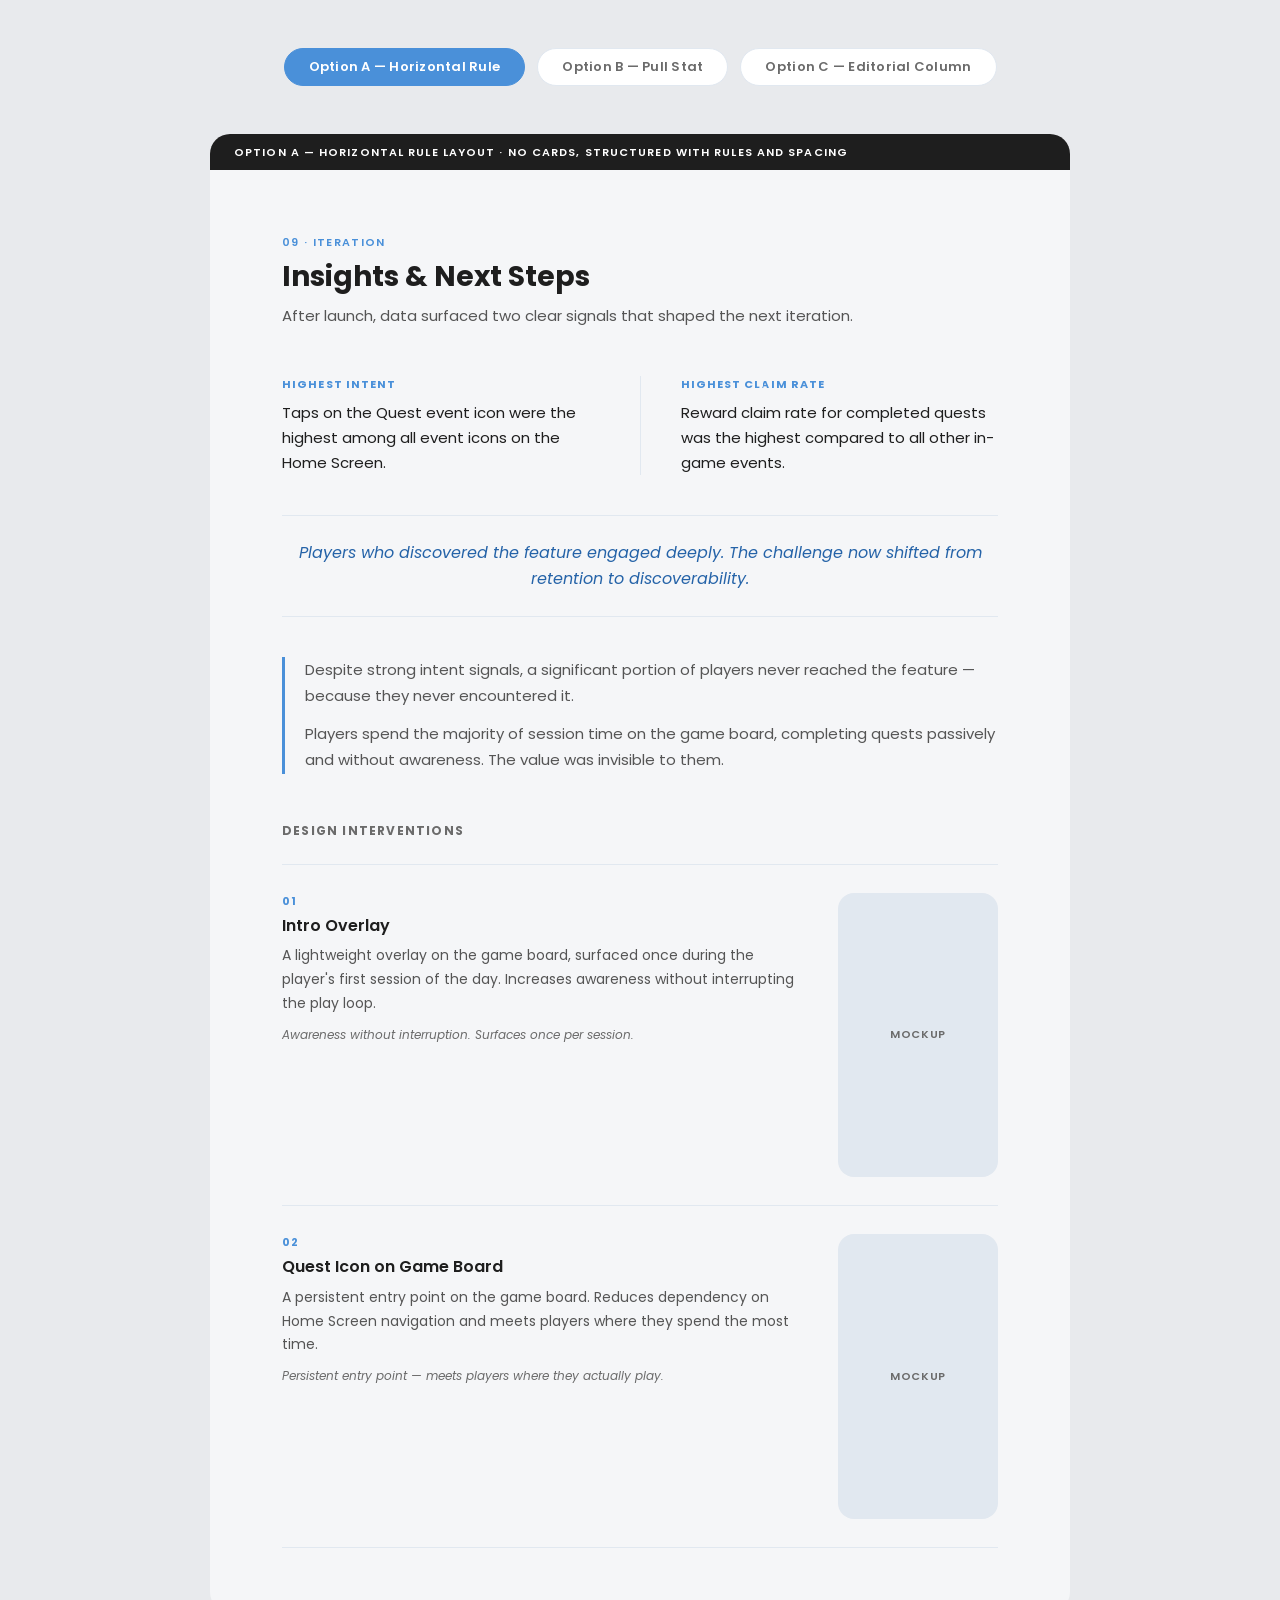
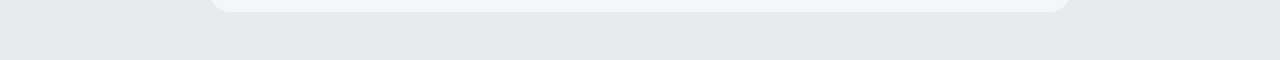
<file: case_studies/Case_study01/layout-preview.html>
<!DOCTYPE html>
<html lang="en">
<head>
  <meta charset="UTF-8">
  <meta name="viewport" content="width=device-width, initial-scale=1.0">
  <title>Layout Options — Insights & Next Steps</title>
  <link href="https://fonts.googleapis.com/css2?family=Poppins:wght@300;400;500;600;700&display=swap" rel="stylesheet">
  <style>
    *, *::before, *::after { box-sizing: border-box; margin: 0; padding: 0; }

    :root {
      --blue: #4a90d9;
      --blue-dark: #2563a8;
      --blue-light: #d4e6f9;
      --bg: #f5f6f8;
      --white: #ffffff;
      --text: #1e1e1e;
      --body: #555555;
      --label: #6b6b6b;
      --border: #e1e8f0;
    }

    body {
      font-family: 'Poppins', sans-serif;
      background: #e8eaed;
      color: var(--text);
      padding: 3rem 2rem;
    }

    /* ─── SWITCHER NAV ─────────────────────────── */
    .switcher {
      display: flex;
      gap: 0.75rem;
      justify-content: center;
      margin-bottom: 3rem;
      flex-wrap: wrap;
    }

    .switcher__btn {
      font-family: 'Poppins', sans-serif;
      font-size: 0.8125rem;
      font-weight: 600;
      padding: 0.5rem 1.5rem;
      border-radius: 100px;
      border: 1.5px solid var(--border);
      background: var(--white);
      color: var(--label);
      cursor: pointer;
      transition: all 0.2s ease;
      letter-spacing: 0.02em;
    }

    .switcher__btn.active,
    .switcher__btn:hover {
      background: var(--blue);
      border-color: var(--blue);
      color: #fff;
    }

    /* ─── SHARED PANEL WRAPPER ─────────────────── */
    .panel {
      display: none;
      max-width: 860px;
      margin: 0 auto;
      background: var(--bg);
      border-radius: 20px;
      overflow: hidden;
    }

    .panel.active { display: block; }

    .panel__label {
      background: var(--text);
      color: #fff;
      font-size: 0.6875rem;
      font-weight: 600;
      letter-spacing: 0.1em;
      text-transform: uppercase;
      padding: 0.6rem 1.5rem;
    }

    .panel__inner {
      padding: 4rem 4.5rem;
    }

    /* ─── SHARED TYPOGRAPHY ────────────────────── */
    .overline {
      font-size: 0.6875rem;
      font-weight: 600;
      text-transform: uppercase;
      letter-spacing: 0.12em;
      color: var(--blue);
      margin-bottom: 0.5rem;
    }

    .section-title {
      font-size: 1.75rem;
      font-weight: 700;
      color: var(--text);
      line-height: 1.25;
      margin-bottom: 0.625rem;
    }

    .context-line {
      font-size: 0.9375rem;
      color: var(--body);
      line-height: 1.6;
      margin-bottom: 3rem;
    }

    /* ─── MOCK PLACEHOLDER ─────────────────────── */
    .mock {
      background: var(--border);
      border-radius: 16px;
      display: flex;
      align-items: center;
      justify-content: center;
      font-size: 0.6875rem;
      font-weight: 600;
      color: var(--label);
      letter-spacing: 0.06em;
      text-transform: uppercase;
    }

    .mock--portrait {
      aspect-ratio: 9/16;
      max-width: 160px;
    }

    .mock--portrait-sm {
      aspect-ratio: 9/16;
      max-width: 130px;
    }


    /* ============================================================
       OPTION A — Horizontal Rule Layout
    ============================================================ */

    /* Insight columns with vertical divider */
    .a-insights {
      display: grid;
      grid-template-columns: 1fr 1px 1fr;
      gap: 2.5rem;
      margin-bottom: 2.5rem;
      align-items: start;
    }

    .a-divider {
      background: var(--border);
      height: 100%;
      min-height: 80px;
      align-self: stretch;
    }

    .a-insight__tag {
      font-size: 0.6875rem;
      font-weight: 700;
      text-transform: uppercase;
      letter-spacing: 0.1em;
      color: var(--blue);
      display: block;
      margin-bottom: 0.5rem;
    }

    .a-insight__text {
      font-size: 0.9375rem;
      color: var(--text);
      line-height: 1.65;
    }

    /* Horizontal rule synthesis */
    .a-synthesis {
      padding: 1.5rem 0;
      border-top: 1px solid var(--border);
      border-bottom: 1px solid var(--border);
      text-align: center;
      margin-bottom: 2.5rem;
    }

    .a-synthesis p {
      font-size: 1rem;
      font-style: italic;
      color: var(--blue-dark);
      line-height: 1.6;
    }

    /* Opportunity — left border blockquote style */
    .a-opportunity {
      border-left: 3px solid var(--blue);
      padding-left: 1.25rem;
      margin-bottom: 3rem;
    }

    .a-opportunity p {
      font-size: 0.9375rem;
      color: var(--body);
      line-height: 1.75;
    }

    .a-opportunity p + p {
      margin-top: 0.75rem;
    }

    /* Interventions as horizontal rows */
    .a-sub-heading {
      font-size: 0.75rem;
      font-weight: 700;
      text-transform: uppercase;
      letter-spacing: 0.1em;
      color: var(--label);
      margin-bottom: 1.5rem;
    }

    .a-intervention {
      display: grid;
      grid-template-columns: 1fr 160px;
      gap: 2rem;
      align-items: start;
      padding: 1.75rem 0;
      border-top: 1px solid var(--border);
    }

    .a-intervention:last-child {
      border-bottom: 1px solid var(--border);
    }

    .a-intervention__num {
      font-size: 0.6875rem;
      font-weight: 700;
      color: var(--blue);
      letter-spacing: 0.08em;
      text-transform: uppercase;
      display: block;
      margin-bottom: 0.375rem;
    }

    .a-intervention__title {
      font-size: 1rem;
      font-weight: 600;
      color: var(--text);
      margin-bottom: 0.5rem;
      line-height: 1.3;
    }

    .a-intervention__desc {
      font-size: 0.875rem;
      color: var(--body);
      line-height: 1.7;
      margin-bottom: 0.625rem;
    }

    .a-intervention__caption {
      font-size: 0.75rem;
      font-style: italic;
      color: var(--label);
      line-height: 1.5;
    }


    /* ============================================================
       OPTION B — Inline Pull Stat Style
    ============================================================ */

    .b-insights {
      display: grid;
      grid-template-columns: 1fr 1fr;
      gap: 3rem;
      margin-bottom: 2.5rem;
    }

    .b-insight__lead {
      font-size: 1.5rem;
      font-weight: 700;
      color: var(--text);
      line-height: 1.2;
      margin-bottom: 0.5rem;
    }

    .b-insight__sub {
      font-size: 0.875rem;
      color: var(--body);
      line-height: 1.65;
    }

    .b-synthesis {
      background: var(--blue-light);
      border-radius: 10px;
      padding: 1.125rem 1.5rem;
      margin-bottom: 2.5rem;
    }

    .b-synthesis p {
      font-size: 0.9375rem;
      font-style: italic;
      color: var(--blue-dark);
      line-height: 1.6;
    }

    .b-opportunity {
      margin-bottom: 3rem;
    }

    .b-sub-heading {
      font-size: 0.75rem;
      font-weight: 700;
      text-transform: uppercase;
      letter-spacing: 0.1em;
      color: var(--label);
      margin-bottom: 0.75rem;
    }

    .b-opportunity p {
      font-size: 0.9375rem;
      color: var(--body);
      line-height: 1.75;
    }

    /* Interventions — 2-col, image on top, text below */
    .b-interventions {
      display: grid;
      grid-template-columns: 1fr 1fr;
      gap: 2rem;
    }

    .b-intervention {
      display: flex;
      flex-direction: column;
      align-items: flex-start;
      gap: 0.875rem;
    }

    .b-intervention__mock {
      width: 100%;
      aspect-ratio: 9/16;
      max-height: 280px;
      background: var(--border);
      border-radius: 12px;
      display: flex;
      align-items: center;
      justify-content: center;
      font-size: 0.625rem;
      font-weight: 600;
      color: var(--label);
      letter-spacing: 0.06em;
      text-transform: uppercase;
    }

    .b-intervention__title {
      font-size: 0.9375rem;
      font-weight: 600;
      color: var(--text);
      line-height: 1.3;
    }

    .b-intervention__desc {
      font-size: 0.8125rem;
      color: var(--body);
      line-height: 1.7;
    }

    .b-intervention__caption {
      font-size: 0.75rem;
      font-style: italic;
      color: var(--label);
    }


    /* ============================================================
       OPTION C — Single Narrow Column (Editorial)
    ============================================================ */

    .c-inner {
      max-width: 580px;
    }

    .c-insight-pair {
      display: grid;
      grid-template-columns: 1fr 1fr;
      gap: 2rem;
      margin-bottom: 2rem;
    }

    .c-insight__label {
      font-size: 0.6875rem;
      font-weight: 700;
      text-transform: uppercase;
      letter-spacing: 0.1em;
      color: var(--blue);
      display: block;
      margin-bottom: 0.375rem;
    }

    .c-insight__text {
      font-size: 0.875rem;
      color: var(--text);
      line-height: 1.65;
    }

    .c-divider {
      border: none;
      border-top: 1px solid var(--border);
      margin: 1.75rem 0;
    }

    .c-synthesis p {
      font-size: 1.0625rem;
      font-style: italic;
      color: var(--blue-dark);
      line-height: 1.65;
      margin-bottom: 1.75rem;
    }

    .c-opportunity p {
      font-size: 0.9375rem;
      color: var(--body);
      line-height: 1.8;
    }

    .c-sub-heading {
      font-size: 0.75rem;
      font-weight: 700;
      text-transform: uppercase;
      letter-spacing: 0.1em;
      color: var(--label);
      margin: 2.5rem 0 1.5rem;
    }

    /* Interventions — full width strips, image right */
    .c-intervention {
      display: grid;
      grid-template-columns: 1fr auto;
      gap: 2.5rem;
      align-items: start;
      padding: 1.5rem 0;
      border-top: 1px solid var(--border);
    }

    .c-intervention:last-child {
      border-bottom: 1px solid var(--border);
    }

    .c-intervention__num {
      font-size: 0.6875rem;
      font-weight: 700;
      color: var(--blue);
      letter-spacing: 0.08em;
      text-transform: uppercase;
      margin-bottom: 0.25rem;
      display: block;
    }

    .c-intervention__title {
      font-size: 1rem;
      font-weight: 600;
      color: var(--text);
      margin-bottom: 0.5rem;
    }

    .c-intervention__desc {
      font-size: 0.875rem;
      color: var(--body);
      line-height: 1.7;
    }

    .c-intervention__caption {
      font-size: 0.75rem;
      font-style: italic;
      color: var(--label);
      margin-top: 0.75rem;
    }

    .c-intervention__mock {
      width: 120px;
      aspect-ratio: 9/16;
      background: var(--border);
      border-radius: 12px;
      display: flex;
      align-items: center;
      justify-content: center;
      font-size: 0.5625rem;
      font-weight: 600;
      color: var(--label);
      letter-spacing: 0.06em;
      text-transform: uppercase;
      flex-shrink: 0;
    }

  </style>
</head>
<body>

  <!-- SWITCHER -->
  <div class="switcher">
    <button class="switcher__btn active" onclick="show('a', this)">Option A — Horizontal Rule</button>
    <button class="switcher__btn" onclick="show('b', this)">Option B — Pull Stat</button>
    <button class="switcher__btn" onclick="show('c', this)">Option C — Editorial Column</button>
  </div>


  <!-- ═══════════════════════════════════════════════════
       OPTION A — Horizontal Rule Layout
  ════════════════════════════════════════════════════ -->
  <div class="panel active" id="panel-a">
    <div class="panel__label">Option A — Horizontal Rule Layout · No cards, structured with rules and spacing</div>
    <div class="panel__inner">

      <p class="overline">09 · Iteration</p>
      <h2 class="section-title">Insights &amp; Next Steps</h2>
      <p class="context-line">After launch, data surfaced two clear signals that shaped the next iteration.</p>

      <!-- Insights: two columns + vertical rule -->
      <div class="a-insights">
        <div>
          <span class="a-insight__tag">Highest Intent</span>
          <p class="a-insight__text">Taps on the Quest event icon were the highest among all event icons on the Home Screen.</p>
        </div>
        <div class="a-divider"></div>
        <div>
          <span class="a-insight__tag">Highest Claim Rate</span>
          <p class="a-insight__text">Reward claim rate for completed quests was the highest compared to all other in-game events.</p>
        </div>
      </div>

      <!-- Synthesis -->
      <div class="a-synthesis">
        <p>Players who discovered the feature engaged deeply. The challenge now shifted from retention to discoverability.</p>
      </div>

      <!-- Opportunity -->
      <div class="a-opportunity">
        <p>Despite strong intent signals, a significant portion of players never reached the feature — because they never encountered it.</p>
        <p>Players spend the majority of session time on the game board, completing quests passively and without awareness. The value was invisible to them.</p>
      </div>

      <!-- Interventions -->
      <p class="a-sub-heading">Design Interventions</p>

      <div class="a-intervention">
        <div>
          <span class="a-intervention__num">01</span>
          <h4 class="a-intervention__title">Intro Overlay</h4>
          <p class="a-intervention__desc">A lightweight overlay on the game board, surfaced once during the player's first session of the day. Increases awareness without interrupting the play loop.</p>
          <p class="a-intervention__caption">Awareness without interruption. Surfaces once per session.</p>
        </div>
        <div class="mock mock--portrait">Mockup</div>
      </div>

      <div class="a-intervention">
        <div>
          <span class="a-intervention__num">02</span>
          <h4 class="a-intervention__title">Quest Icon on Game Board</h4>
          <p class="a-intervention__desc">A persistent entry point on the game board. Reduces dependency on Home Screen navigation and meets players where they spend the most time.</p>
          <p class="a-intervention__caption">Persistent entry point — meets players where they actually play.</p>
        </div>
        <div class="mock mock--portrait">Mockup</div>
      </div>

    </div>
  </div>


  <!-- ═══════════════════════════════════════════════════
       OPTION B — Inline Pull Stat Style
  ════════════════════════════════════════════════════ -->
  <div class="panel" id="panel-b">
    <div class="panel__label">Option B — Pull Stat Style · Bold typographic leads, no borders</div>
    <div class="panel__inner">

      <p class="overline">09 · Iteration</p>
      <h2 class="section-title">Insights &amp; Next Steps</h2>
      <p class="context-line">After launch, data surfaced two clear signals that shaped the next iteration.</p>

      <!-- Insights: oversized bold lead -->
      <div class="b-insights">
        <div>
          <p class="b-insight__lead">Highest intent<br>among all event icons.</p>
          <p class="b-insight__sub">Quest icon tap rate was the highest on the Home Screen — players who saw it, acted on it.</p>
        </div>
        <div>
          <p class="b-insight__lead">Highest claim rate<br>across all events.</p>
          <p class="b-insight__sub">Reward completion was unmatched — the loop worked once players were inside it.</p>
        </div>
      </div>

      <!-- Synthesis: tinted pill -->
      <div class="b-synthesis">
        <p>Players who discovered the feature engaged deeply. The challenge now shifted from retention to discoverability.</p>
      </div>

      <!-- Opportunity -->
      <div class="b-opportunity">
        <p class="b-sub-heading">The Opportunity</p>
        <p>Despite strong intent signals, a large portion of players never encountered the feature. Most session time is spent on the game board — where the Quest entry point didn't exist.</p>
      </div>

      <!-- Interventions: image-led, text below -->
      <p class="b-sub-heading">Design Interventions</p>
      <div class="b-interventions">
        <div class="b-intervention">
          <div class="b-intervention__mock">Intro Overlay</div>
          <p class="b-intervention__title">Intro Overlay</p>
          <p class="b-intervention__desc">Surfaced once during the player's first session of the day. Awareness without interruption.</p>
          <p class="b-intervention__caption">Awareness without interruption. Surfaces once per session.</p>
        </div>
        <div class="b-intervention">
          <div class="b-intervention__mock">Quest Icon</div>
          <p class="b-intervention__title">Quest Icon on Game Board</p>
          <p class="b-intervention__desc">A persistent icon that reduces Home Screen dependency and meets players in context.</p>
          <p class="b-intervention__caption">Persistent entry point — meets players where they actually play.</p>
        </div>
      </div>

    </div>
  </div>


  <!-- ═══════════════════════════════════════════════════
       OPTION C — Single Narrow Column (Editorial)
  ════════════════════════════════════════════════════ -->
  <div class="panel" id="panel-c">
    <div class="panel__label">Option C — Editorial Column · Narrow, article-style, image floats right</div>
    <div class="panel__inner">

      <div class="c-inner">

        <p class="overline">09 · Iteration</p>
        <h2 class="section-title">Insights &amp; Next Steps</h2>
        <p class="context-line">After launch, data surfaced two clear signals that shaped the next iteration.</p>

        <!-- Insights -->
        <div class="c-insight-pair">
          <div>
            <span class="c-insight__label">Highest Intent</span>
            <p class="c-insight__text">Quest icon taps were the highest among all event icons on the Home Screen.</p>
          </div>
          <div>
            <span class="c-insight__label">Highest Claim Rate</span>
            <p class="c-insight__text">Reward claim rate for completed quests was the highest across all events.</p>
          </div>
        </div>

        <hr class="c-divider">

        <!-- Synthesis -->
        <div class="c-synthesis">
          <p>Players who discovered the feature engaged deeply. The challenge now shifted from retention to discoverability.</p>
        </div>

        <!-- Opportunity -->
        <div class="c-opportunity">
          <p>Despite strong intent signals, a significant portion of players never reached the feature — because they never encountered it. Most session time is spent on the game board, where the Quest surface was absent.</p>
        </div>

        <!-- Interventions -->
        <p class="c-sub-heading">Design Interventions</p>

        <div class="c-intervention">
          <div>
            <span class="c-intervention__num">01</span>
            <h4 class="c-intervention__title">Intro Overlay</h4>
            <p class="c-intervention__desc">A lightweight overlay on the game board, surfaced once during the player's first session of the day. Increases awareness without interrupting the play loop.</p>
            <p class="c-intervention__caption">Awareness without interruption. Surfaces once per session.</p>
          </div>
          <div class="c-intervention__mock">Mockup</div>
        </div>

        <div class="c-intervention">
          <div>
            <span class="c-intervention__num">02</span>
            <h4 class="c-intervention__title">Quest Icon on Game Board</h4>
            <p class="c-intervention__desc">A persistent entry point on the game board. Reduces dependency on Home Screen navigation and meets players where they spend the most time.</p>
            <p class="c-intervention__caption">Persistent entry point — meets players where they actually play.</p>
          </div>
          <div class="c-intervention__mock">Mockup</div>
        </div>

      </div>
    </div>
  </div>


  <script>
    function show(id, btn) {
      document.querySelectorAll('.panel').forEach(p => p.classList.remove('active'));
      document.querySelectorAll('.switcher__btn').forEach(b => b.classList.remove('active'));
      document.getElementById('panel-' + id).classList.add('active');
      btn.classList.add('active');
    }
  </script>

</body>
</html>
</file>
<file: case_studies/Case_study02/styles.css>
/* ============================================================
   CASE STUDY: Puzzle Screen UX Optimization
   Stylesheet
   ============================================================ */

/* ===== DESIGN TOKENS ===== */
:root {
  /* Colors — Warm Brown/Sage Theme */
  --color-text-primary: #40220f;
  --color-text-body: #555555;
  --color-text-muted: #9d8c81;
  --color-text-label: #6e5649;
  --color-text-accent: #965328;
  --color-bg-page: #fffefe;
  --color-bg-alt: #faf4f2;
  --color-bg-card: #ffffff;
  --color-bg-card-alt: #fbf4f2;
  --color-bg-card-hover: #fff7f2;
  --color-border: #e8e0dc;
  --color-border-light: #f5ebe6;
  --color-accent-primary: #965328;
  --color-accent-primary-dark: #7a3d1e;
  --color-accent-primary-light: #fff7f2;
  --color-accent-green: #2E7D32;
  --color-accent-green-light: #ecfdf5;
  --color-accent-red: #ef4444;
  --color-nav-bg: rgba(250, 244, 242, 0.92);
  --color-overlay: rgba(0, 0, 0, 0.5);
  --color-quote-border: #965328;

  /* Typography */
  --font-primary: 'Poppins', -apple-system, BlinkMacSystemFont, sans-serif;
  --fw-light: 300;
  --fw-regular: 400;
  --fw-medium: 500;
  --fw-semibold: 600;
  --fw-bold: 700;

  --fs-hero-title: clamp(2rem, 5vw, 3.25rem);
  --fs-section-title: clamp(1.5rem, 3.5vw, 2.25rem);
  --fs-subsection: clamp(1.125rem, 2.5vw, 1.5rem);
  --fs-body-lg: 1.125rem;
  --fs-body: 1rem;
  --fs-small: 0.875rem;
  --fs-xs: 0.75rem;
  --fs-metric: clamp(2.5rem, 6vw, 3.5rem);

  /* Spacing */
  --space-xs: 0.5rem;
  --space-sm: 1rem;
  --space-md: 1.5rem;
  --space-lg: 2rem;
  --space-xl: 3rem;
  --space-2xl: 4rem;
  --space-3xl: 6rem;
  --space-section: clamp(4rem, 8vw, 7rem);

  /* Layout */
  --max-width: 1140px;
  --content-padding: clamp(1.25rem, 4vw, 2rem);
  --border-radius-sm: 8px;
  --border-radius-md: 12px;
  --border-radius-lg: 16px;
  --border-radius-xl: 24px;

  /* Shadows */
  --shadow-xs: 0 1px 2px rgba(0,0,0,0.04);
  --shadow-sm: 0 1px 3px rgba(0, 0, 0, 0.04), 0 1px 2px rgba(0, 0, 0, 0.02);
  --shadow-md: 0 4px 16px rgba(0, 0, 0, 0.06), 0 2px 6px rgba(0, 0, 0, 0.03);
  --shadow-lg: 0 12px 40px rgba(0, 0, 0, 0.08), 0 4px 12px rgba(0, 0, 0, 0.04);
  --shadow-xl: 0 20px 60px rgba(0,0,0,0.1);
  --shadow-card: 0 2px 8px rgba(0, 0, 0, 0.04), 0 1px 3px rgba(0, 0, 0, 0.02);

  /* Transitions */
  --transition-fast: 0.2s ease;
  --transition-normal: 0.3s ease;
  --transition-slow: 0.5s ease;
  --transition-smooth: 0.8s cubic-bezier(0.16, 1, 0.3, 1);
}

/* ===== RESET & BASE ===== */
*, *::before, *::after {
  margin: 0;
  padding: 0;
  box-sizing: border-box;
}

html {
  scroll-behavior: smooth;
  font-size: 16px;
  scroll-padding-top: 80px;
}

body {
  font-family: var(--font-primary);
  font-weight: var(--fw-regular);
  color: var(--color-text-body);
  background-color: var(--color-bg-page);
  line-height: 1.7;
  -webkit-font-smoothing: antialiased;
  -moz-osx-font-smoothing: grayscale;
  position: relative;
  overflow-x: hidden;
}

/* ===== AMBIENT BACKGROUND ===== */
.noise-overlay {
  position: fixed;
  top: 0;
  left: 0;
  width: 100%;
  height: 100%;
  z-index: 0;
  pointer-events: none;
  opacity: 0.03;
  background-image: url("data:image/svg+xml,%3Csvg viewBox='0 0 200 200' xmlns='http://www.w3.org/2000/svg'%3E%3Cfilter id='noiseFilter'%3E%3CfeTurbulence type='fractalNoise' baseFrequency='0.9' numOctaves='4' stitchTiles='stitch'/%3E%3C/filter%3E%3Crect width='100%25' height='100%25' filter='url(%23noiseFilter)'/%3E%3C/svg%3E");
}

.glow-container {
  position: fixed;
  top: 0;
  left: 0;
  width: 100%;
  height: 100%;
  z-index: 0;
  pointer-events: none;
  overflow: hidden;
}

.glow-orb {
  position: absolute;
  border-radius: 50%;
  will-change: transform;
  mix-blend-mode: multiply;
}

.blob-primary {
  width: 800px;
  height: 800px;
  background: radial-gradient(circle, 
    rgba(150, 83, 40, 0.22) 0%, 
    rgba(150, 83, 40, 0.10) 40%, 
    transparent 70%);
  filter: blur(100px);
  top: -10%;
  left: -10%;
  animation: drift-primary 30s ease-in-out infinite, morph 25s ease-in-out infinite;
}

.blob-secondary {
  width: 700px;
  height: 700px;
  background: radial-gradient(circle, 
    rgba(180, 120, 70, 0.18) 0%, 
    rgba(180, 120, 70, 0.08) 40%, 
    transparent 70%);
  filter: blur(90px);
  bottom: -15%;
  right: -10%;
  animation: drift-secondary 35s ease-in-out infinite, morph 20s ease-in-out infinite reverse;
}

.blob-tertiary {
  width: 500px;
  height: 500px;
  background: radial-gradient(circle, 
    rgba(150, 83, 40, 0.12) 0%, 
    transparent 60%);
  filter: blur(110px);
  top: 50%;
  left: 50%;
  transform: translate(-50%, -50%);
  animation: drift-tertiary 40s ease-in-out infinite;
}

@keyframes drift-primary {
  0%, 100% { transform: translate(0, 0); }
  25% { transform: translate(50px, 30px); }
  50% { transform: translate(20px, -20px); }
  75% { transform: translate(-30px, 15px); }
}

@keyframes drift-secondary {
  0%, 100% { transform: translate(0, 0); }
  33% { transform: translate(-40px, -30px); }
  66% { transform: translate(30px, 20px); }
}

@keyframes drift-tertiary {
  0%, 100% { transform: translate(-50%, -50%); }
  50% { transform: translate(calc(-50% + 60px), calc(-50% - 40px)); }
}

@keyframes morph {
  0%, 100% { border-radius: 50%; }
  25% { border-radius: 40% 60% 55% 45% / 55% 40% 60% 45%; }
  50% { border-radius: 55% 45% 45% 55% / 45% 55% 50% 50%; }
  75% { border-radius: 45% 55% 50% 50% / 50% 45% 55% 50%; }
}

img {
  max-width: 100%;
  height: auto;
  display: block;
}

a {
  text-decoration: none;
  color: inherit;
}

/* ===== NAVIGATION ===== */
.site-nav {
  position: fixed;
  top: 0;
  left: 0;
  width: 100%;
  z-index: 1000;
  background: var(--color-nav-bg);
  backdrop-filter: blur(20px);
  -webkit-backdrop-filter: blur(20px);
  box-shadow: 0px 4px 20px 0px rgba(135, 135, 135, 0.15);
  transition: box-shadow var(--transition-normal), background var(--transition-normal);
}

.site-nav.scrolled {
  box-shadow: 0px 4px 24px rgba(135, 135, 135, 0.25);
}

.site-nav__inner {
  max-width: 100%;
  margin: 0 auto;
  padding: 16px 100px;
  display: flex;
  align-items: center;
  justify-content: space-between;
}

/* Back to works button */
/* Back to works link */
.site-nav__back {
  display: inline-flex;
  align-items: center;
  gap: 0.4rem;
  font-size: var(--fs-small);
  font-weight: var(--fw-semibold);
  color: var(--color-text-primary);
  text-decoration: none;
  white-space: nowrap;
  flex-shrink: 0;
  position: relative;
  transition: color var(--transition-fast);
}

.site-nav__back::after {
  content: '';
  position: absolute;
  bottom: -2px;
  left: 0;
  width: 0;
  height: 1.5px;
  background: var(--color-accent-primary);
  transition: width 0.35s cubic-bezier(0.16, 1, 0.3, 1);
}

.site-nav__back svg {
  color: var(--color-accent-primary);
  transition: transform var(--transition-fast);
}

.site-nav__back:hover {
  color: var(--color-accent-primary);
}

.site-nav__back:hover::after {
  width: 100%;
}

.site-nav__back:hover svg {
  transform: translateX(-4px);
}

/* Section tabs */
.site-nav__links {
  list-style: none;
  display: flex;
  align-items: center;
  gap: 32px;
}

.site-nav__links li {
  position: relative;
}

.site-nav__links a {
  font-family: var(--font-primary);
  font-weight: var(--fw-medium);
  font-size: var(--fs-small);
  color: var(--color-text-muted);
  white-space: nowrap;
  position: relative;
  padding: 0.25rem 0;
  transition: color var(--transition-fast);
}

.site-nav__links a::after {
  content: '';
  position: absolute;
  bottom: 0;
  left: 0;
  width: 0;
  height: 2px;
  background: var(--color-accent-primary);
  transition: width 0.35s cubic-bezier(0.16, 1, 0.3, 1);
}

.site-nav__links a:hover {
  color: var(--color-text-primary);
}

.site-nav__links a:hover::after {
  width: 100%;
}

.site-nav__links a.active {
  color: var(--color-accent-primary);
  font-weight: var(--fw-semibold);
}

.site-nav__links a.active::after {
  width: 100%;
}

/* Scroll Progress Bar — at bottom of nav */
.scroll-progress-track {
  position: relative;
  width: 100%;
  height: 3px;
  background: transparent;
}

.scroll-progress-bar {
  height: 100%;
  width: 0%;
  background: linear-gradient(90deg, var(--color-accent-primary), var(--color-accent-primary-dark));
  border-radius: 0 2px 2px 0;
  transition: width 0.1s linear;
}

/* Nav toggle (mobile) */
.nav-toggle {
  display: none;
  background: none;
  border: none;
  cursor: pointer;
  padding: 4px;
  flex-direction: column;
  gap: 5px;
}

.nav-toggle span {
  display: block;
  width: 20px;
  height: 2px;
  background: var(--color-text-primary);
  transition: var(--transition-fast);
}

/* ===== HERO ===== */
.hero {
  min-height: 100vh;
  display: flex;
  flex-direction: column;
  justify-content: center;
  padding: 100px 0 60px;
  position: relative;
}

.hero__inner {
  max-width: 100%;
  margin: 0 auto;
  width: 100%;
  padding: 0 140px;
  display: flex;
  align-items: center;
  gap: 24px;
}

.hero__content {
  flex: 0 0 auto;
  max-width: 800px;
}

.hero__mock {
  flex: 1;
  display: flex;
  align-items: center;
  justify-content: center;
  min-height: 420px;
}

.hero__phones {
  position: relative;
  width: 360px;
  height: 480px;
}

.hero__phone {
  position: absolute;
  width: 220px;
  display: block;
  border-radius: 20px;
  filter: drop-shadow(0 16px 32px rgba(64, 34, 15, 0.15));
  transition: transform 0.4s cubic-bezier(0.16, 1, 0.3, 1);
}

.hero__phone--front {
  left: 0;
  top: 0;
  z-index: 2;
}

.hero__phone--back {
  right: 0;
  top: 50px;
  z-index: 1;
}

.hero__phones:hover .hero__phone--front {
  transform: translate(-8px, -12px) rotate(-2deg);
}

.hero__phones:hover .hero__phone--back {
  transform: translate(8px, 12px) rotate(2deg);
}

.hero__title {
  font-family: var(--font-primary);
  font-size: 40px;
  font-weight: var(--fw-bold);
  color: #40220f;
  line-height: 1.55;
  margin-bottom: 40px;
  max-width: 634px;
}

.hero__meta {
  display: flex;
  align-items: flex-start;
  gap: 48px;
  flex-wrap: wrap;
  margin-bottom: 36px;
}

.hero__meta-item {
  display: flex;
  flex-direction: column;
  gap: 12px;
}

.hero__meta-label {
  font-family: 'Lato', sans-serif;
  font-size: 12px;
  font-weight: var(--fw-regular);
  color: #9d8c81;
  letter-spacing: 0.96px;
  text-transform: uppercase;
}

.hero__meta-value {
  font-family: var(--font-primary);
  font-size: 16px;
  color: #6e5649;
  font-weight: var(--fw-medium);
}

.hero__subtitle-heading {
  font-family: var(--font-primary);
  font-size: 28px;
  font-weight: var(--fw-semibold);
  color: #965328;
  line-height: 1.5;
  max-width: 720px;
  margin-bottom: 12px;
}

.hero__subtitle {
  font-family: var(--font-primary);
  font-size: 20px;
  font-weight: var(--fw-regular);
  color: #40220f;
  line-height: 1.5;
  max-width: 704px;
  margin-bottom: 20px;
}

/* Metric Cards */
.hero__metrics {
  display: flex;
  gap: 20px;
  flex-wrap: wrap;
}

.hero__metric-card {
  background: #faf4f2;
  border-radius: 24px;
  padding: 20px 22px 18px;
  width: 250px;
  box-shadow: 0px 2px 12px 0px rgba(150, 83, 40, 0.08);
  text-align: center;
  transition: transform 0.35s cubic-bezier(0.16, 1, 0.3, 1), box-shadow 0.35s cubic-bezier(0.16, 1, 0.3, 1);
}

.hero__metric-card:hover {
  transform: translateY(-4px);
  box-shadow: 0px 8px 24px rgba(150, 83, 40, 0.15);
}

.hero__metric-value {
  font-family: var(--font-primary);
  font-size: 40px;
  font-weight: var(--fw-bold);
  color: #40220f;
  line-height: normal;
  display: flex;
  align-items: center;
  justify-content: center;
  gap: 8px;
  margin-bottom: 2px;
}

.hero__metric-number {
  font-size: inherit;
  font-weight: inherit;
  color: inherit;
}

.hero__metric-arrow {
  width: 41px;
  height: 18px;
  flex-shrink: 0;
}

.hero__metric-label {
  font-family: var(--font-primary);
  font-size: 24px;
  font-weight: var(--fw-medium);
  color: #543727;
  line-height: normal;
}

/* ===== SECTIONS ===== */
.section {
  padding: var(--space-section) var(--content-padding);
}

.section--alt {
  background-color: #faf4f2;
}

#solutions {
  background-color: #fffefe;
}

.section__inner {
  max-width: var(--max-width);
  margin: 0 auto;
}

.section__header {
  text-align: center;
  max-width: 1100px;
  margin: 0 auto var(--space-3xl);
}

.section__label {
  font-family: var(--font-primary);
  font-size: 20px;
  font-weight: var(--fw-semibold);
  color: #965328;
  margin-bottom: 16px;
  text-align: center;
  letter-spacing: 0.1em;
  text-transform: uppercase;
}

.section__title {
  font-family: var(--font-primary);
  font-size: 36px;
  font-weight: var(--fw-semibold);
  color: #40220f;
  line-height: normal;
  max-width: 746px;
  margin: 0 auto 88px;
  text-align: center;
}

.section__subtitle {
  font-family: var(--font-primary);
  font-size: 20px;
  font-weight: var(--fw-regular);
  color: #40220f;
  line-height: normal;
  max-width: 1018px;
  margin: 0 auto;
  text-align: center;
}

.subsection-title {
  font-size: var(--fs-subsection);
  font-weight: var(--fw-semibold);
  color: var(--color-text-primary);
  margin-bottom: var(--space-lg);
}

/* ===== CONTEXT SECTION ===== */
.context-grid {
  display: grid;
  grid-template-columns: repeat(3, 1fr);
  gap: var(--space-lg);
  margin-bottom: var(--space-3xl);
}

.context-card {
  padding: var(--space-xl);
  background: var(--color-bg-card);
  border: 1px solid var(--color-border-light);
  border-radius: var(--border-radius-lg);
  transition: all var(--transition-normal);
}

.context-card:hover {
  border-color: var(--color-border);
  box-shadow: var(--shadow-md);
  transform: translateY(-2px);
}

.context-card__icon {
  width: 48px;
  height: 48px;
  display: flex;
  align-items: center;
  justify-content: center;
  border-radius: var(--border-radius-md);
  background: var(--color-accent-blue-light);
  color: var(--color-accent-blue);
  margin-bottom: var(--space-md);
}

.context-card__title {
  font-size: var(--fs-body-lg);
  font-weight: var(--fw-semibold);
  color: var(--color-text-primary);
  margin-bottom: var(--space-xs);
}

.context-card__text {
  font-size: var(--fs-small);
  line-height: 1.7;
}

.context-brief {
  background: var(--color-bg-alt);
  border-radius: var(--border-radius-lg);
  padding: var(--space-xl);
  border-left: 4px solid var(--color-accent-blue);
}

.context-brief__label {
  font-size: var(--fs-xs);
  font-weight: var(--fw-semibold);
  text-transform: uppercase;
  letter-spacing: 0.05em;
  color: var(--color-accent-blue);
  margin-bottom: var(--space-sm);
}

.context-brief__quote {
  font-size: var(--fs-body-lg);
  color: var(--color-text-primary);
  font-weight: var(--fw-medium);
  font-style: italic;
  line-height: 1.7;
}

/* ===== PROBLEM SECTION ===== */
.problem-grid {
  display: grid;
  grid-template-columns: repeat(2, 1fr);
  gap: var(--space-lg);
}

.problem-card {
  background: #fffefe;
  border: 1px solid rgba(150, 83, 40, 0.08);
  border-left: 4px solid #965328;
  border-radius: 20px;
  padding: 32px 36px;
  transition: transform 0.35s cubic-bezier(0.16, 1, 0.3, 1), box-shadow 0.35s cubic-bezier(0.16, 1, 0.3, 1), border-color 0.35s ease;
  position: relative;
}

.problem-card:hover {
  box-shadow: 0 12px 32px rgba(150, 83, 40, 0.12);
  transform: translateY(-4px);
  border-left-color: #c47a3d;
}

.problem-card__number {
  display: inline-flex;
  align-items: center;
  justify-content: center;
  width: 36px;
  height: 36px;
  background: rgba(150, 83, 40, 0.1);
  border-radius: 10px;
  font-size: 14px;
  font-weight: var(--fw-bold);
  color: #965328;
  margin-bottom: 20px;
}

.problem-card__title {
  font-size: 20px;
  font-weight: var(--fw-semibold);
  color: #40220f;
  margin-bottom: 14px;
}

.problem-card__text {
  font-size: 16px;
  line-height: 1.65;
  color: #676767;
  margin-bottom: var(--space-md);
}

.problem-card__tags {
  display: flex;
  gap: 8px;
  flex-wrap: wrap;
}

.tag {
  display: inline-block;
  padding: 6px 12px;
  background: rgba(150, 83, 40, 0.08);
  color: #965328;
  border-radius: 20px;
  font-size: 12px;
  font-weight: var(--fw-medium);
  font-family: var(--font-primary);
  transition: background 0.25s ease, color 0.25s ease;
}

.problem-card:hover .tag {
  background: rgba(150, 83, 40, 0.15);
}

/* ===== SETTING THE SCENE SECTION ===== */
.scene-section__inner {
  padding: 0 140px;
}

.cs-section-label {
  font-family: var(--font-primary);
  font-size: 20px;
  font-weight: var(--fw-semibold);
  color: #965328;
  text-align: center;
  margin-bottom: 16px;
  letter-spacing: 0.1em;
  text-transform: uppercase;
}

.cs-section-divider {
  display: block;
  text-align: center;
  color: #965328;
  font-size: 14px;
  margin-bottom: 20px;
  opacity: 0.7;
}

.cs-section-title {
  font-family: var(--font-primary);
  font-size: 36px;
  font-weight: var(--fw-semibold);
  color: #40220f;
  text-align: center;
  line-height: normal;
  max-width: 746px;
  margin: 0 auto 120px;
}

.cs-section-subtitle {
  font-family: var(--font-primary);
  font-size: 20px;
  font-weight: var(--fw-regular);
  color: #676767;
  text-align: center;
  line-height: 1.5;
  max-width: 1018px;
  margin: 0 auto 64px;
}

.scene-design-brief {
  background: linear-gradient(135deg, #faf4f2 0%, #f5ebe6 100%);
  border-left: 4px solid #965328;
  border-radius: 24px;
  padding: 40px 48px;
  display: flex;
  gap: 24px;
  align-items: flex-start;
  max-width: 900px;
  margin: 0 auto;
  box-shadow: 0 8px 24px rgba(150, 83, 40, 0.1);
  transition: transform 0.35s cubic-bezier(0.16, 1, 0.3, 1);
}

.scene-design-brief:hover {
  transform: translateY(-4px);
}

.scene-design-brief__icon {
  flex-shrink: 0;
  width: 48px;
  height: 48px;
  background: rgba(150, 83, 40, 0.1);
  border-radius: 12px;
  display: flex;
  align-items: center;
  justify-content: center;
  color: #965328;
}

.scene-design-brief__content {
  flex: 1;
}

.scene-design-brief__label {
  font-family: var(--font-primary);
  font-size: 12px;
  font-weight: var(--fw-semibold);
  color: #965328;
  margin-bottom: 12px;
  letter-spacing: 0.1em;
  text-transform: uppercase;
}

.scene-design-brief__quote {
  font-family: var(--font-primary);
  font-size: 18px;
  font-weight: var(--fw-medium);
  color: #543727;
  line-height: 1.6;
  font-style: italic;
}

/* Slide from left animation */
.reveal--slide-left {
  opacity: 0;
  transform: translateX(-40px);
  transition: opacity 0.6s cubic-bezier(0.16, 1, 0.3, 1), transform 0.6s cubic-bezier(0.16, 1, 0.3, 1);
}

.reveal--slide-left.visible {
  opacity: 1;
  transform: translateX(0);
}

/* ===== PROBLEM SPACE SECTION ===== */
.ps-section__inner {
  padding: 0 140px;
}

.ps-section__header {
  text-align: center;
  margin-bottom: 64px;
}

.ps-section__header .cs-section-subtitle {
  margin-bottom: 70px;
}

.ps-section__header .cs-section-label {
  margin-bottom: 36px;
}

.ps-section__header .cs-section-title {
  margin-bottom: 58px;
}

.ps-problem-grid {
  display: grid;
  grid-template-columns: repeat(2, 1fr);
  gap: 42px;
}

/* ===== RESEARCH SECTION ===== */
.comp-analysis {
  margin-bottom: var(--space-3xl);
}

.comp-grid {
  display: grid;
  grid-template-columns: repeat(2, 1fr);
  gap: var(--space-sm);
}

.comp-finding {
  display: flex;
  align-items: flex-start;
  gap: var(--space-sm);
  padding: var(--space-md);
  background: var(--color-bg-alt);
  border-radius: var(--border-radius-md);
}

.comp-finding__icon {
  flex-shrink: 0;
  color: var(--color-accent-blue);
  margin-top: 2px;
}

.comp-finding p {
  font-size: var(--fs-small);
  line-height: 1.6;
}

.comp-finding strong {
  color: var(--color-text-primary);
}

.principles-grid {
  display: grid;
  grid-template-columns: repeat(3, 1fr);
  gap: var(--space-lg);
}

.principle-card {
  background: var(--color-bg-card);
  border: 1px solid var(--color-border-light);
  border-radius: var(--border-radius-lg);
  padding: var(--space-xl);
  transition: all var(--transition-normal);
}

.principle-card:hover {
  border-color: var(--color-accent-blue);
  box-shadow: var(--shadow-md);
  transform: translateY(-2px);
}

.principle-card__header {
  margin-bottom: var(--space-md);
}

.principle-card__badge {
  display: inline-block;
  padding: 4px 14px;
  background: var(--color-accent-blue-light);
  color: var(--color-accent-blue);
  border-radius: 100px;
  font-size: var(--fs-xs);
  font-weight: var(--fw-semibold);
}

.principle-card__text {
  font-size: var(--fs-small);
  line-height: 1.7;
  margin-bottom: var(--space-md);
}

.principle-card__application {
  font-size: var(--fs-xs);
  color: var(--color-text-muted);
  font-weight: var(--fw-medium);
  padding-top: var(--space-sm);
  border-top: 1px solid var(--color-border-light);
}

/* ===== SOLUTION BLOCKS ===== */
.solution-block {
  margin-bottom: var(--space-3xl);
  padding-bottom: var(--space-3xl);
  border-bottom: 1px solid var(--color-border-light);
}

.solution-block:last-child {
  border-bottom: none;
  margin-bottom: 0;
  padding-bottom: 0;
}

.solution-block__header {
  display: flex;
  align-items: center;
  gap: 20px;
  margin-bottom: 70px;
}

.solution-block__number {
  display: flex;
  align-items: center;
  justify-content: center;
  width: 48px;
  height: 48px;
  flex-shrink: 0;
  background: rgba(150, 83, 40, 0.1);
  color: #965328;
  font-weight: var(--fw-bold);
  font-size: 22px;
  border-radius: 12px;
}

.solution-block__title {
  font-size: 26px;
  font-weight: var(--fw-bold);
  color: #965328;
  margin-bottom: 4px;
}

.solution-block__desc {
  font-size: 16px;
  color: #676767;
  line-height: 1.5;
}

/* ===== CHANGE ITEMS ===== */
.change-item {
  display: grid;
  grid-template-columns: 1fr 1fr;
  gap: var(--space-2xl);
  align-items: center;
  margin-bottom: var(--space-3xl);
  padding-bottom: var(--space-3xl);
  border-bottom: 1px dashed rgba(150, 83, 40, 0.15);
}

.change-item:last-child {
  margin-bottom: 0;
  padding-bottom: 0;
  border-bottom: none;
}

.change-item--reverse {
  direction: rtl;
}

.change-item--reverse > * {
  direction: ltr;
}

.change-item__title {
  display: flex;
  align-items: center;
  gap: 14px;
  font-size: 22px;
  font-weight: var(--fw-semibold);
  color: #40220f;
  margin-bottom: 20px;
}

.change-item__number {
  display: inline-flex;
  align-items: center;
  justify-content: center;
  width: 32px;
  height: 32px;
  background: rgba(150, 83, 40, 0.1);
  color: #965328;
  font-size: 14px;
  font-weight: var(--fw-bold);
  border-radius: 8px;
  flex-shrink: 0;
}

.change-item__text {
  font-size: 17px;
  line-height: 1.6;
  color: #676767;
  margin-bottom: 32px;
}

.change-item__text strong {
  font-weight: var(--fw-semibold);
  color: #40220f;
}

.change-item__reasoning {
  background: linear-gradient(135deg, #faf4f2 0%, #f5ebe6 100%);
  border-left: 4px solid #965328;
  border-radius: 16px;
  padding: 28px 32px;
  position: relative;
}

.reasoning-label {
  display: flex;
  align-items: center;
  gap: 10px;
  font-size: 12px;
  font-weight: var(--fw-bold);
  color: #965328;
  text-transform: uppercase;
  letter-spacing: 0.1em;
  margin-bottom: 20px;
}

.reasoning-label::before {
  content: '';
  width: 20px;
  height: 20px;
  background: rgba(150, 83, 40, 0.15);
  border-radius: 6px;
  background-image: url("data:image/svg+xml,%3Csvg xmlns='http://www.w3.org/2000/svg' width='12' height='12' viewBox='0 0 24 24' fill='none' stroke='%23965328' stroke-width='2.5' stroke-linecap='round' stroke-linejoin='round'%3E%3Cpath d='M12 2L15.09 8.26L22 9.27L17 14.14L18.18 21.02L12 17.77L5.82 21.02L7 14.14L2 9.27L8.91 8.26L12 2Z'/%3E%3C/svg%3E");
  background-repeat: no-repeat;
  background-position: center;
}

.reasoning-list {
  list-style: none;
  padding-left: 0;
  display: flex;
  flex-direction: column;
  gap: 14px;
}

.reasoning-list li {
  font-size: 15px;
  line-height: 1.6;
  color: #543727;
  padding-left: 24px;
  position: relative;
}

.reasoning-list li::before {
  content: '\2713';
  position: absolute;
  left: 0;
  top: 0;
  color: #965328;
  font-weight: 700;
  font-size: 14px;
}

.reasoning-list li:last-child {
  margin-bottom: 0;
}

.reasoning-list li strong {
  font-weight: 600;
  color: #40220f;
}

/* ===== CHANGE ITEM VISUAL (Phone Mocks) ===== */
.change-item__visual {
  display: flex;
  align-items: center;
  justify-content: center;
}

.change-item__comparison {
  display: flex;
  gap: 20px;
  align-items: center;
  justify-content: center;
}

.change-item__mock {
  display: flex;
  flex-direction: column;
  align-items: center;
  position: relative;
  padding-top: 40px;
}

.change-item__label {
  position: absolute;
  top: -15px;
  left: 50%;
  transform: translateX(-50%);
  font-size: 56px;
  font-weight: var(--fw-bold);
  text-transform: uppercase;
  letter-spacing: 0.3em;
  margin-left: 0.15em;
  background: none;
  color: #965328;
  opacity: 0.25;
  z-index: 0;
  pointer-events: none;
  text-align: center;
  transition: transform 0.3s cubic-bezier(0.16, 1, 0.3, 1), opacity 0.3s ease;
}

.change-item__mock:hover .change-item__label {
  transform: translateX(-50%) translateY(-45px);
  opacity: 0.45;
}

.change-item__arrow {
  display: flex;
  align-items: center;
  justify-content: center;
  width: 40px;
  height: 40px;
  background: rgba(150, 83, 40, 0.08);
  border-radius: 50%;
  color: #965328;
  flex-shrink: 0;
}

.change-item__visual img {
  width: 200px;
  display: block;
  border-radius: 20px;
  position: relative;
  z-index: 1;
  transition: transform 0.35s cubic-bezier(0.16, 1, 0.3, 1);
}

.change-item__mock:hover img {
  transform: translateY(-6px) scale(1.02);
}

/* ===== CHANGE 6: GAMEPLAY FEEDBACK ===== */
.change6-content {
  margin-bottom: 64px;
}

.change6-intro {
  font-family: var(--font-primary);
  font-size: 17px;
  font-weight: 400;
  color: #676767;
  line-height: 1.7;
  margin-bottom: 32px;
  max-width: 700px;
}

.change6-features {
  display: grid;
  grid-template-columns: repeat(2, 1fr);
  gap: 20px;
  margin-bottom: 40px;
}

.change6-feature {
  display: flex;
  align-items: flex-start;
  gap: 16px;
  padding: 24px;
  background: linear-gradient(135deg, rgba(150, 83, 40, 0.04) 0%, rgba(150, 83, 40, 0.02) 100%);
  border: 1px solid rgba(150, 83, 40, 0.1);
  border-radius: 16px;
  transition: transform 0.3s ease, box-shadow 0.3s ease, border-color 0.3s ease;
}

.change6-feature:hover {
  transform: translateY(-4px);
  box-shadow: 0 12px 32px rgba(150, 83, 40, 0.08);
  border-color: rgba(150, 83, 40, 0.2);
}

.change6-feature__icon {
  display: flex;
  align-items: center;
  justify-content: center;
  width: 48px;
  height: 48px;
  background: linear-gradient(135deg, #965328 0%, #b8683a 100%);
  border-radius: 12px;
  flex-shrink: 0;
  color: white;
}

.change6-feature__icon svg {
  width: 22px;
  height: 22px;
}

.change6-feature__content {
  flex: 1;
}

.change6-feature__title {
  font-family: var(--font-primary);
  font-size: 16px;
  font-weight: 600;
  color: #40220f;
  margin-bottom: 6px;
}

.change6-feature__text {
  font-family: var(--font-primary);
  font-size: 14px;
  font-weight: 400;
  color: #676767;
  line-height: 1.5;
}

/* ===== GAMEPLAY FEEDBACK SCROLL CAROUSEL ===== */
.gameplay-carousel {
  position: relative;
}

.gameplay-carousel__scroll-container {
  height: 500vh; /* 6 states */
  position: relative;
}

.gameplay-carousel__sticky {
  position: sticky;
  top: 80px;
  padding: var(--space-lg) 0;
}

.gameplay-carousel__content {
  display: flex;
  flex-direction: column;
  align-items: center;
  padding: 48px 40px;
  background: radial-gradient(ellipse 60% 40% at 50% 50%, rgba(150, 83, 40, 0.06) 0%, transparent 70%);
  border-radius: var(--border-radius-xl);
  min-height: 680px;
  position: relative;
  overflow-x: clip;
}

/* Slides wrapper for stacking */
.gameplay-carousel__slides {
  position: relative;
  width: 100%;
  min-height: 580px;
}

/* Slide container - stacked with transitions */
.gameplay-carousel__slide {
  position: absolute;
  top: 0;
  left: 0;
  width: 100%;
  display: flex;
  flex-direction: column;
  align-items: center;
  opacity: 0;
  transform: translateX(60px);
  transition: opacity 0.5s cubic-bezier(0.4, 0, 0.2, 1), 
              transform 0.5s cubic-bezier(0.4, 0, 0.2, 1);
  pointer-events: none;
  z-index: 1;
}

/* Active slide */
.gameplay-carousel__slide--active {
  opacity: 1;
  transform: translateX(0);
  pointer-events: auto;
  z-index: 2;
}

/* Entry positions (before transition starts) */
.gameplay-carousel__slide--enter-right {
  opacity: 0;
  transform: translateX(60px);
}

.gameplay-carousel__slide--enter-left {
  opacity: 0;
  transform: translateX(-60px);
}

/* Exit animations (slide going out) */
.gameplay-carousel__slide--exit-left {
  opacity: 0;
  transform: translateX(-60px);
  z-index: 1;
}

.gameplay-carousel__slide--exit-right {
  opacity: 0;
  transform: translateX(60px);
  z-index: 1;
}

/* Phone containers */
.gameplay-carousel__phones {
  display: flex;
  justify-content: center;
  align-items: flex-start;
  gap: 32px;
  position: relative;
}

/* Halo effect behind phones */
.gameplay-carousel__phones::before {
  content: '';
  position: absolute;
  top: 50%;
  left: 50%;
  transform: translate(-50%, -50%);
  width: 120%;
  height: 120%;
  background: radial-gradient(ellipse 100% 100% at 50% 50%, 
    rgba(150, 83, 40, 0.15) 0%, 
    rgba(150, 83, 40, 0.06) 50%,
    transparent 80%);
  border-radius: 50%;
  filter: blur(50px);
  z-index: 0;
  pointer-events: none;
  animation: halo-pulse 4s ease-in-out infinite;
}

@keyframes halo-pulse {
  0%, 100% {
    transform: translate(-50%, -50%) scale(1);
    opacity: 0.8;
  }
  50% {
    transform: translate(-50%, -50%) scale(1.05);
    opacity: 1;
  }
}

/* Phone wrapper */
.gameplay-carousel__phone-wrap {
  position: relative;
  z-index: 1;
}

.gameplay-carousel__phone-wrap img {
  width: 220px;
  max-height: 440px;
  object-fit: contain;
  border-radius: 20px;
  filter: drop-shadow(0 16px 32px rgba(0, 0, 0, 0.12));
  transition: transform 0.3s ease;
}

.gameplay-carousel__phone-wrap:hover img {
  transform: translateY(-8px);
}

/* Single phone layout */
.gameplay-carousel__phones--single .gameplay-carousel__phone-wrap img {
  width: 240px;
  max-height: 480px;
}

/* Pair layout (2 phones) */
.gameplay-carousel__phones--pair {
  gap: 40px;
}

/* Triple layout (3 phones) */
.gameplay-carousel__phones--triple {
  gap: 28px;
}

.gameplay-carousel__phones--triple .gameplay-carousel__phone-wrap img {
  width: 180px;
}

/* Caption */
.gameplay-carousel__caption {
  font-family: var(--font-primary);
  font-size: 17px;
  font-weight: var(--fw-semibold);
  color: #40220f;
  margin: 32px 0 0;
  text-align: center;
}

/* Progress dots */
.gameplay-carousel__progress {
  display: flex;
  gap: 12px;
  margin-top: 32px;
}

.gameplay-carousel__dot {
  width: 10px;
  height: 10px;
  border-radius: 50%;
  background: rgba(150, 83, 40, 0.15);
  border: 1.5px solid var(--color-accent-primary);
  cursor: pointer;
  transition: all 0.3s ease;
}

.gameplay-carousel__dot:hover {
  background: rgba(150, 83, 40, 0.4);
}

.gameplay-carousel__dot--active {
  background: var(--color-accent-primary);
  transform: scale(1.3);
}

/* Legacy change6 styles (keeping for fallback) */
.change6-images {
  display: flex;
  flex-direction: column;
  gap: 48px;
}

.change6-row {
  display: flex;
  gap: 24px;
  justify-content: center;
}

.change6-row--four {
  align-items: flex-start;
}

.change6-row--three {
  align-items: flex-start;
}

.change6-img-wrap {
  display: flex;
  flex-direction: column;
  align-items: center;
  gap: 16px;
}

.change6-img {
  display: block;
  width: 240px;
}

.change6-caption {
  font-family: var(--font-primary);
  font-size: 16px;
  font-weight: 500;
  color: #676767;
  text-align: center;
}

.change6-caption--sm {
  font-size: 14px;
}

/* ===== BEFORE / AFTER ===== */
.before-after {
  display: flex;
  align-items: center;
  gap: var(--space-md);
  justify-content: center;
}

.before-after__item {
  display: flex;
  flex-direction: column;
  align-items: center;
  gap: var(--space-sm);
}

.before-after__label {
  font-family: var(--font-primary);
  font-size: 24px;
  font-weight: var(--fw-regular);
  color: #676767;
}

.before-after__label--before,
.before-after__label--after {
  background: none;
  padding: 0;
  border-radius: 0;
}

.before-after__arrow {
  color: var(--color-text-muted);
  flex-shrink: 0;
}

/* ===== PHONE FRAMES ===== */
.phone-frame {
  border-radius: 20px;
  overflow: hidden;
  box-shadow: var(--shadow-lg);
  background: #000;
  transition: transform var(--transition-slow);
}

.phone-frame:hover {
  transform: translateY(-4px);
}

.phone-frame--small {
  width: 180px;
}

.phone-frame--large {
  width: 280px;
}

.phone-frame--hero {
  box-shadow: var(--shadow-xl);
}

.phone-frame img {
  width: 100%;
  display: block;
}

/* ===== FINAL DESIGN ===== */
.final-design-phones {
  display: flex;
  justify-content: center;
  align-items: center;
  gap: 60px;
  position: relative;
}

.final-design-mock {
  display: flex;
  flex-direction: column;
  align-items: center;
  position: relative;
  padding-top: 40px;
}

.final-design-label {
  position: absolute;
  top: -15px;
  left: 50%;
  transform: translateX(-50%);
  font-size: 56px;
  font-weight: var(--fw-bold);
  text-transform: uppercase;
  letter-spacing: 0.3em;
  margin-left: 0.15em;
  background: none;
  color: #965328;
  opacity: 0.25;
  z-index: 0;
  pointer-events: none;
  text-align: center;
  transition: transform 0.3s cubic-bezier(0.16, 1, 0.3, 1), opacity 0.3s ease;
}

.final-design-mock:hover .final-design-label {
  transform: translateX(-50%) translateY(-45px);
  opacity: 0.45;
}

.final-design-arrow {
  display: flex;
  align-items: center;
  justify-content: center;
  width: 40px;
  height: 40px;
  background: rgba(150, 83, 40, 0.08);
  border-radius: 50%;
  color: #965328;
  flex-shrink: 0;
}

.final-design-phone-img {
  width: 280px;
  display: block;
  border-radius: 24px;
  position: relative;
  z-index: 1;
  transition: transform 0.4s cubic-bezier(0.16, 1, 0.3, 1);
}

.final-design-mock:hover .final-design-phone-img {
  transform: translateY(-12px) scale(1.02);
}

.impact-subheading {
  font-family: var(--font-primary);
  font-size: 24px;
  font-weight: var(--fw-semibold);
  color: #40220f;
  margin-bottom: 32px;
}

.final-annotations {
  display: grid;
  grid-template-columns: repeat(3, 1fr);
  gap: var(--space-md);
}

.annotation-item {
  display: flex;
  align-items: flex-start;
  gap: var(--space-sm);
  padding: var(--space-md);
  background: var(--color-bg-alt);
  border-radius: var(--border-radius-md);
}

.annotation-item__num {
  display: flex;
  align-items: center;
  justify-content: center;
  width: 28px;
  height: 28px;
  flex-shrink: 0;
  border-radius: 50%;
  background: var(--color-accent-blue);
  color: #fff;
  font-size: var(--fs-xs);
  font-weight: var(--fw-bold);
}

.annotation-item p {
  font-size: var(--fs-small);
  line-height: 1.5;
  color: var(--color-text-primary);
}

/* ===== A/B TESTING ===== */
.ab-testing {
  margin-bottom: var(--space-3xl);
}

.ab-grid {
  display: grid;
  grid-template-columns: repeat(3, 1fr);
  gap: 28px;
}

.ab-card {
  background: linear-gradient(135deg, rgba(150, 83, 40, 0.04) 0%, rgba(150, 83, 40, 0.02) 100%);
  border: 1px solid rgba(150, 83, 40, 0.1);
  border-radius: 20px;
  padding: 32px;
  position: relative;
  transition: transform 0.3s ease, box-shadow 0.3s ease, border-color 0.3s ease;
}

.ab-card:hover {
  transform: translateY(-6px);
  box-shadow: 0 16px 40px rgba(150, 83, 40, 0.1);
  border-color: rgba(150, 83, 40, 0.2);
}

.ab-card__icon {
  display: flex;
  align-items: center;
  justify-content: center;
  width: 56px;
  height: 56px;
  background: linear-gradient(135deg, #965328 0%, #b8683a 100%);
  border-radius: 14px;
  color: white;
  margin-bottom: 20px;
}

.ab-card h4 {
  font-family: var(--font-primary);
  font-size: 18px;
  font-weight: var(--fw-semibold);
  color: #40220f;
  margin-bottom: 12px;
}

.ab-card p {
  font-family: var(--font-primary);
  font-size: 15px;
  line-height: 1.6;
  color: #676767;
}

/* ===== IMPACT SHOWCASE ===== */
.impact-showcase {
  margin-top: 60px;
  padding: 60px 48px;
  background: linear-gradient(135deg, rgba(46, 125, 50, 0.08) 0%, rgba(46, 125, 50, 0.03) 100%);
  border-radius: 32px;
  position: relative;
  overflow: hidden;
}

.impact-showcase::before {
  content: '';
  position: absolute;
  top: 0;
  left: 0;
  right: 0;
  bottom: 0;
  background: radial-gradient(ellipse 80% 50% at 50% 0%, rgba(46, 125, 50, 0.1) 0%, transparent 70%);
  pointer-events: none;
}

.impact-showcase__header {
  display: flex;
  align-items: center;
  justify-content: center;
  gap: 16px;
  margin-bottom: 48px;
}

.impact-showcase__star {
  color: #2E7D32;
  font-size: 16px;
  opacity: 0.6;
}

.impact-showcase__title {
  font-family: var(--font-primary);
  font-size: 14px;
  font-weight: var(--fw-semibold);
  text-transform: uppercase;
  letter-spacing: 0.2em;
  color: #2E7D32;
}

.impact-showcase__metrics {
  display: flex;
  align-items: flex-start;
  justify-content: center;
  gap: 0;
}

.impact-metric {
  flex: 1;
  text-align: center;
  padding: 0 32px;
}

.impact-metric__number {
  display: flex;
  align-items: baseline;
  justify-content: center;
  gap: 4px;
  margin-bottom: 12px;
}

.impact-metric__value {
  font-family: var(--font-primary);
  font-size: 64px;
  font-weight: var(--fw-bold);
  color: #2E7D32;
  line-height: 1;
}

.impact-metric__symbol {
  font-family: var(--font-primary);
  font-size: 28px;
  font-weight: var(--fw-semibold);
  color: #2E7D32;
}

.impact-metric__arrow {
  margin-left: 8px;
  color: #2E7D32;
  flex-shrink: 0;
}

.impact-metric__arrow--down {
  color: #2E7D32;
}

.impact-metric__label {
  font-family: var(--font-primary);
  font-size: 16px;
  font-weight: var(--fw-semibold);
  color: #40220f;
  margin-bottom: 8px;
}

.impact-metric__context {
  font-family: var(--font-primary);
  font-size: 13px;
  font-weight: var(--fw-regular);
  color: #676767;
  line-height: 1.5;
}

.impact-metric__divider {
  width: 1px;
  height: 100px;
  background: linear-gradient(to bottom, transparent, rgba(46, 125, 50, 0.3), transparent);
  flex-shrink: 0;
  align-self: center;
}

/* ===== LEARNINGS ===== */
.learnings-grid {
  display: grid;
  grid-template-columns: repeat(2, 1fr);
  gap: 42px;
  margin-bottom: var(--space-3xl);
}

.learning-card {
  background: var(--color-bg-card);
  border: 1px solid var(--color-border-light);
  border-radius: 24px;
  padding: 32px 36px 36px;
  overflow: hidden;
  transition: transform var(--transition-normal), box-shadow var(--transition-normal), border-color var(--transition-normal);
}

.learning-card:hover {
  transform: translateY(-6px);
  box-shadow: var(--shadow-lg);
  border-color: var(--color-border);
}

.learning-card__header {
  display: flex;
  align-items: center;
  gap: 16px;
  margin-bottom: 20px;
}

.learning-card__icon {
  width: 48px;
  height: 48px;
  background: linear-gradient(135deg, rgba(150, 83, 40, 0.1) 0%, rgba(150, 83, 40, 0.05) 100%);
  border-radius: 12px;
  display: flex;
  align-items: center;
  justify-content: center;
  flex-shrink: 0;
}

.learning-card__icon svg {
  width: 24px;
  height: 24px;
  color: #965328;
}

.learning-card__title {
  font-size: 20px;
  font-weight: var(--fw-semibold);
  color: #40220f;
  margin-bottom: 18px;
}

.learning-card__text {
  font-size: 18px;
  line-height: normal;
  color: #676767;
}

.learnings-quote {
  max-width: 900px;
  margin: 60px auto 0;
  padding: 40px 48px;
  background: linear-gradient(135deg, rgba(150, 83, 40, 0.04) 0%, rgba(64, 34, 15, 0.02) 100%);
  border-radius: 24px;
  border: 1px solid rgba(150, 83, 40, 0.1);
  border-left: 4px solid #965328;
  display: flex;
  gap: 24px;
  align-items: flex-start;
  box-shadow: 0 8px 24px rgba(150, 83, 40, 0.08);
  transition: transform 0.35s cubic-bezier(0.16, 1, 0.3, 1);
}

.learnings-quote:hover {
  transform: translateY(-4px);
}

.learnings-quote__icon {
  flex-shrink: 0;
  width: 48px;
  height: 48px;
  background: rgba(150, 83, 40, 0.1);
  border-radius: 12px;
  display: flex;
  align-items: center;
  justify-content: center;
  color: #965328;
}

.learnings-quote__content {
  flex: 1;
}

.learnings-quote__label {
  font-family: var(--font-primary);
  font-size: 12px;
  font-weight: var(--fw-semibold);
  color: #965328;
  margin-bottom: 12px;
  letter-spacing: 0.1em;
  text-transform: uppercase;
}

.learnings-quote__text {
  font-family: var(--font-primary);
  font-size: 18px;
  font-weight: var(--fw-medium);
  color: #543727;
  line-height: 1.6;
  font-style: italic;
}

/* ===== FOOTER ===== */
.site-footer {
  padding: var(--space-2xl) 0 var(--space-lg);
  background: linear-gradient(180deg, var(--color-bg-page) 0%, #efe4de 100%);
  margin-top: var(--space-xl);
  position: relative;
  z-index: 1;
}

.site-footer .container {
  max-width: var(--max-width);
  margin: 0 auto;
  padding: 0 var(--content-padding);
}

/* ── Thanks Banner ── */
.footer-thanks {
  text-align: center;
  margin-bottom: var(--space-xl);
}

.footer-thanks__decoration {
  display: flex;
  align-items: center;
  justify-content: center;
  gap: var(--space-sm);
  margin-bottom: var(--space-sm);
}

.footer-thanks__line {
  display: block;
  width: 48px;
  height: 1px;
  background: var(--color-border);
}

.footer-thanks__star {
  font-size: var(--fs-small);
  color: var(--color-accent-primary);
  animation: starPulse 3s ease-in-out infinite;
}

@keyframes starPulse {
  0%, 100% { opacity: 0.5; transform: scale(1); }
  50% { opacity: 1; transform: scale(1.25); }
}

.footer-thanks__title {
  font-size: clamp(1.75rem, 4vw, 2.5rem);
  font-weight: var(--fw-bold);
  color: var(--color-text-primary);
  letter-spacing: -0.02em;
}

/* ── Navigation Links ── */
.footer-nav {
  display: grid;
  grid-template-columns: 1fr auto 1fr;
  align-items: flex-start;
  gap: 2rem;
  margin-bottom: var(--space-xl);
}

.footer-nav__link {
  display: flex;
  flex-direction: column;
  gap: 0.25rem;
  text-decoration: none;
  transition: color var(--transition-fast);
}

.footer-nav__link--prev {
  justify-self: start;
  align-items: flex-start;
  text-align: left;
}

.footer-nav__link--home {
  justify-self: center;
  align-items: center;
  text-align: center;
}

.footer-nav__link--next {
  justify-self: end;
  align-items: flex-end;
  text-align: right;
}

.footer-nav__subtitle {
  font-size: var(--fs-xs);
  font-weight: var(--fw-medium);
  color: var(--color-text-muted);
  text-transform: uppercase;
  letter-spacing: 0.08em;
}

.footer-nav__main {
  display: inline-flex;
  align-items: center;
  gap: 0.4rem;
  font-size: var(--fs-body);
  font-weight: var(--fw-semibold);
  color: var(--color-text-primary);
  position: relative;
}

.footer-nav__main::after {
  content: '';
  position: absolute;
  bottom: -3px;
  left: 0;
  width: 0;
  height: 1.5px;
  background: var(--color-accent-primary);
  transition: width 0.35s cubic-bezier(0.16, 1, 0.3, 1);
}

.footer-nav__link:hover .footer-nav__main {
  color: var(--color-accent-primary);
}

.footer-nav__link:hover .footer-nav__main::after {
  width: 100%;
}

.footer-nav__link svg {
  transition: transform var(--transition-fast);
  flex-shrink: 0;
  color: var(--color-accent-primary);
}

.footer-nav__link--prev:hover svg {
  transform: translateX(-4px);
}

.footer-nav__link--next:hover svg {
  transform: translateX(4px);
}

.footer-nav__link--disabled {
  opacity: 0.4;
  pointer-events: none;
}

.footer-nav__text {
  position: relative;
}

/* ── Footer Bottom ── */
.footer__divider {
  width: 100%;
  height: 1px;
  background: var(--color-border);
  margin-bottom: var(--space-md);
}

.footer__bottom {
  text-align: center;
}

.footer__copyright {
  font-size: var(--fs-xs);
  color: var(--color-text-muted);
}

/* ===== SCROLL REVEAL ANIMATIONS ===== */
.reveal {
  opacity: 0;
  transform: translateY(40px);
  transition: opacity 0.8s cubic-bezier(0.16, 1, 0.3, 1),
              transform 0.8s cubic-bezier(0.16, 1, 0.3, 1);
}

.reveal.visible {
  opacity: 1;
  transform: translateY(0);
}

.reveal--scale {
  opacity: 0;
  transform: translateY(30px) scale(0.95);
  transition: opacity 0.8s cubic-bezier(0.16, 1, 0.3, 1),
              transform 0.8s cubic-bezier(0.16, 1, 0.3, 1);
}

.reveal--scale.visible {
  opacity: 1;
  transform: translateY(0) scale(1);
}

.reveal--delay-1 { transition-delay: 0.1s; }
.reveal--delay-2 { transition-delay: 0.15s; }
.reveal--delay-3 { transition-delay: 0.2s; }
.reveal--delay-4 { transition-delay: 0.25s; }

/* ===== RESPONSIVE ===== */
@media (max-width: 1024px) {
  .site-nav__inner {
    padding: 14px 40px;
  }

  .site-nav__links {
    gap: 20px;
  }

  .site-nav__links a {
    font-size: 14px;
  }

  .hero__inner {
    padding: 0 60px;
    flex-direction: column;
    align-items: flex-start;
  }

  .hero__mock {
    width: 100%;
    min-height: 260px;
  }

  .scene-section__inner,
  .ps-section__inner {
    padding: 0 60px;
  }

  .cs-section-label {
    font-size: 22px;
  }

  .cs-section-title {
    font-size: 32px;
  }

  .scene-design-brief__quote {
    font-size: 20px;
  }

  .ps-problem-grid {
    grid-template-columns: repeat(2, 1fr);
    gap: 16px;
  }

  .problem-card__text {
    font-size: 16px;
  }

  .hero__title {
    font-size: 32px;
  }

  .hero__subtitle-heading {
    font-size: 24px;
  }

  .hero__subtitle {
    font-size: 18px;
  }

  .hero__metric-value {
    font-size: 32px;
  }

  .hero__metric-label {
    font-size: 20px;
  }

  .hero__metric-card {
    width: 200px;
  }

  .principles-grid {
    grid-template-columns: repeat(2, 1fr);
  }

  .ab-grid {
    grid-template-columns: repeat(3, 1fr);
    gap: 20px;
  }

  .ab-card {
    padding: 24px;
  }

  .ab-card__icon {
    width: 48px;
    height: 48px;
  }

  .impact-showcase {
    padding: 48px 32px;
  }

  .impact-showcase__metrics {
    flex-wrap: wrap;
    gap: 32px;
  }

  .impact-metric {
    flex: 0 0 calc(50% - 16px);
    padding: 16px;
  }

  .impact-metric__bg-arrow {
    font-size: 80px;
  }

  .impact-metric__value {
    font-size: 48px;
  }

  .impact-metric__divider {
    display: none;
  }

  .change6-features {
    grid-template-columns: repeat(2, 1fr);
    gap: 16px;
  }

  .change6-feature {
    padding: 20px;
  }

  .change-item,
  .change-item--reverse {
    grid-template-columns: 1fr;
    direction: ltr;
  }

  .change-item__comparison {
    gap: 16px;
  }

  .change-item__visual img {
    width: 180px;
  }

  .change-item__arrow {
    width: 32px;
    height: 32px;
  }

  .change-item__arrow svg {
    width: 16px;
    height: 16px;
  }

  .solution-block__number {
    width: 40px;
    height: 40px;
    font-size: 18px;
  }

  .solution-block__title {
    font-size: 22px;
  }

  .hero__phone {
    width: 200px;
  }

  /* Gameplay Carousel Tablet */
  .gameplay-carousel__scroll-container {
    height: 450vh;
  }

  .gameplay-carousel__content {
    padding: 40px 24px;
    min-height: 560px;
  }

  .gameplay-carousel__slides {
    min-height: 480px;
  }

  .gameplay-carousel__phone-wrap img {
    width: 180px;
    max-height: 380px;
  }

  .gameplay-carousel__phones--single .gameplay-carousel__phone-wrap img {
    width: 200px;
    max-height: 420px;
  }

  .gameplay-carousel__phones--triple .gameplay-carousel__phone-wrap img {
    width: 150px;
    max-height: 320px;
  }

  .gameplay-carousel__phones--pair,
  .gameplay-carousel__phones--triple {
    gap: 20px;
  }

  /* Final Design Tablet */
  .final-design-phones {
    gap: 60px;
  }

  .final-design-phone-img {
    width: 240px;
  }
}

@media (max-width: 768px) {
  .site-nav__inner {
    padding: 14px 20px;
  }

  .scene-section__inner,
  .ps-section__inner {
    padding: 0 20px;
  }

  .cs-section-label {
    font-size: 18px;
    margin-bottom: 24px;
  }

  .cs-section-title {
    font-size: 26px;
    margin-bottom: 40px;
  }

  .cs-section-subtitle {
    font-size: 16px;
  }

  .scene-design-brief {
    padding: 28px 28px;
  }

  .scene-design-brief__label {
    font-size: 16px;
  }

  .scene-design-brief__quote {
    font-size: 16px;
  }

  .ps-problem-grid {
    grid-template-columns: 1fr;
  }

  .problem-card__number {
    font-size: 16px;
  }

  .problem-card__title {
    font-size: 17px;
  }

  .problem-card__text {
    font-size: 15px;
  }

  .site-nav__links {
    display: none;
    position: absolute;
    top: 100%;
    left: 0;
    width: 100%;
    background: #faf4f2;
    flex-direction: column;
    padding: var(--space-md) var(--content-padding);
    gap: var(--space-sm);
    box-shadow: 0px 4px 20px 0px rgba(135, 135, 135, 0.2);
  }

  .site-nav__links a {
    font-size: 14px;
  }

  .site-nav__links.open {
    display: flex;
  }

  .nav-toggle {
    display: flex;
  }

  .site-nav__back span {
    font-size: 13px;
  }

  .context-grid {
    grid-template-columns: 1fr;
  }

  .change6-features {
    grid-template-columns: 1fr;
  }

  .problem-grid {
    grid-template-columns: 1fr;
  }

  .principles-grid {
    grid-template-columns: 1fr;
  }

  .comp-grid {
    grid-template-columns: 1fr;
  }

  .ab-grid {
    grid-template-columns: 1fr;
    gap: 16px;
  }

  .ab-card {
    padding: 24px;
  }

  .ab-card__icon {
    width: 48px;
    height: 48px;
    border-radius: 12px;
    margin-bottom: 16px;
  }

  .ab-card__icon svg {
    width: 22px;
    height: 22px;
  }

  .impact-showcase {
    padding: 40px 20px;
    border-radius: 24px;
  }

  .impact-showcase__header {
    margin-bottom: 32px;
  }

  .impact-showcase__metrics {
    flex-direction: column;
    gap: 32px;
  }

  .impact-metric {
    flex: none;
    width: 100%;
    padding: 0;
  }

  .impact-metric__bg-arrow {
    font-size: 90px;
  }

  .impact-metric__value {
    font-size: 52px;
  }

  .impact-metric__symbol {
    font-size: 24px;
  }

  .impact-metric__divider {
    display: none;
  }

  .learnings-grid {
    grid-template-columns: 1fr;
  }

  .learning-card__icon {
    width: 40px;
    height: 40px;
  }

  .learning-card__icon svg {
    width: 20px;
    height: 20px;
  }

  .learnings-quote {
    padding: 28px 24px;
    margin-top: 40px;
    gap: 16px;
  }

  .learnings-quote__icon {
    width: 40px;
    height: 40px;
  }

  .learnings-quote__icon svg {
    width: 20px;
    height: 20px;
  }

  .learnings-quote__text {
    font-size: 16px;
  }

  .final-design-phones {
    flex-direction: column;
    align-items: center;
    gap: 48px;
  }

  .final-design-phone-img {
    width: 220px;
  }

  .final-design-showcase {
    flex-direction: column;
    align-items: center;
    gap: var(--space-xl);
  }

  .final-annotations {
    grid-template-columns: 1fr;
  }

  .before-after {
    flex-direction: column;
  }

  .before-after__arrow {
    transform: rotate(90deg);
  }

  .phone-frame--small {
    width: 160px;
  }

  .phone-frame--large {
    width: 220px;
  }

  .change-item__comparison {
    flex-direction: column;
    gap: 16px;
    align-items: center;
  }

  .change-item__arrow {
    transform: rotate(90deg);
  }

  .change-item__visual img {
    width: 160px;
  }

  .hero__phones {
    width: 280px;
    height: 360px;
  }

  .hero__phone {
    width: 160px;
    border-radius: 16px;
  }

  .hero__phone--back {
    top: 30px;
  }

  .hero__inner {
    padding: 0 20px;
    flex-direction: column;
  }

  .hero__mock {
    min-height: 200px;
  }

  .hero__title {
    font-size: 26px;
  }

  .hero__meta {
    gap: 32px;
    margin-bottom: 40px;
  }

  .hero__subtitle-heading {
    font-size: 20px;
  }

  .hero__subtitle {
    font-size: 16px;
  }

  .hero__metric-card {
    width: 100%;
    max-width: 250px;
  }

  .hero__metric-value {
    font-size: 28px;
  }

  .hero__metric-label {
    font-size: 18px;
  }

  /* Gameplay Carousel Mobile */
  .gameplay-carousel__scroll-container {
    height: 400vh;
  }

  .gameplay-carousel__sticky {
    position: sticky;
    top: 60px;
  }

  .gameplay-carousel__content {
    padding: 32px 16px;
    min-height: 480px;
  }

  .gameplay-carousel__slides {
    min-height: 380px;
  }

  .gameplay-carousel__phones {
    flex-wrap: wrap;
    gap: 16px;
  }

  .gameplay-carousel__phones::before {
    display: none;
  }

  .gameplay-carousel__phone-wrap img {
    width: 140px;
    max-height: 300px;
  }

  .gameplay-carousel__phones--single .gameplay-carousel__phone-wrap img {
    width: 160px;
    max-height: 340px;
  }

  .gameplay-carousel__phones--triple .gameplay-carousel__phone-wrap img {
    width: 100px;
    max-height: 210px;
  }

  .gameplay-carousel__caption {
    font-size: 14px;
    margin-top: 24px;
  }

  .gameplay-carousel__progress {
    margin-top: 20px;
  }

  /* Footer Mobile */
  .footer-nav {
    display: flex;
    flex-direction: column;
    gap: var(--space-lg);
    align-items: center;
  }

  .footer-nav__link,
  .footer-nav__link--prev,
  .footer-nav__link--home,
  .footer-nav__link--next {
    justify-self: center;
    text-align: center;
    align-items: center;
  }

  /* Disable blob animations on mobile for performance */
  .glow-orb {
    animation: none;
  }
}
</file>
